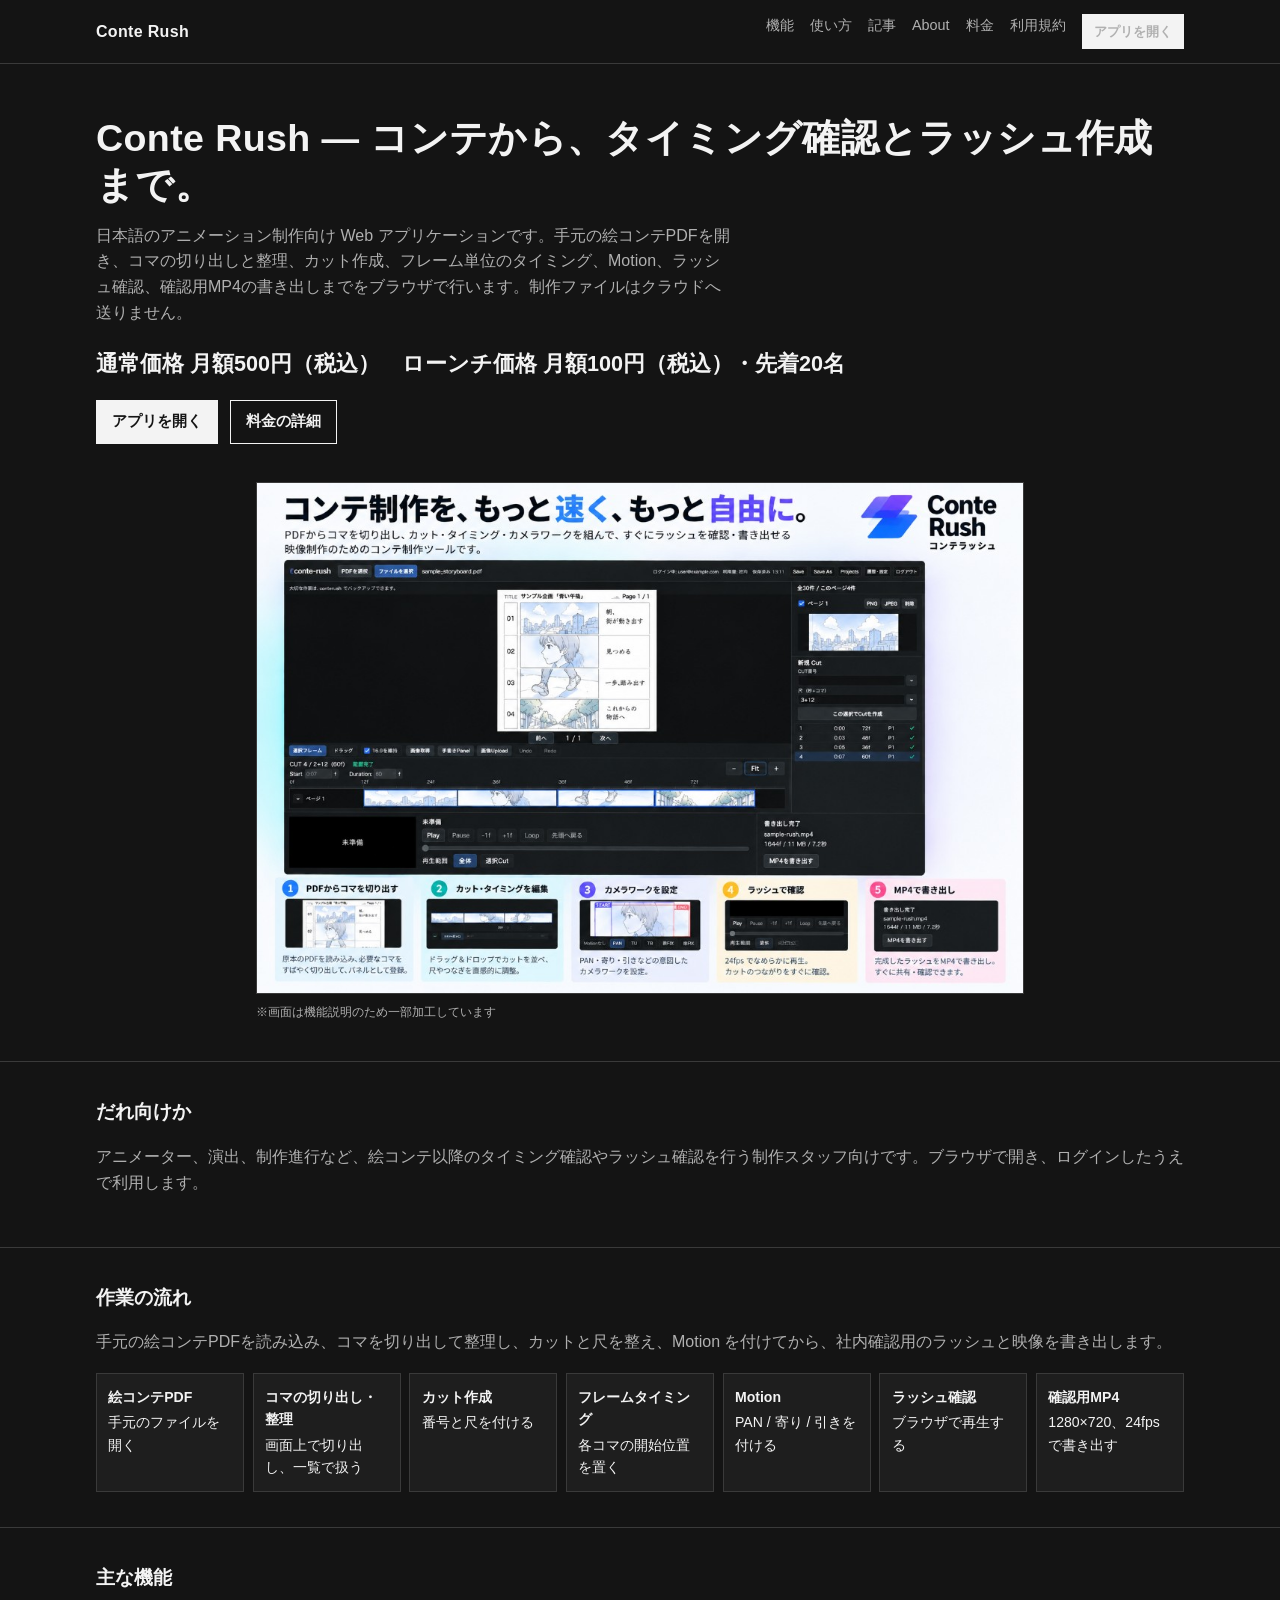
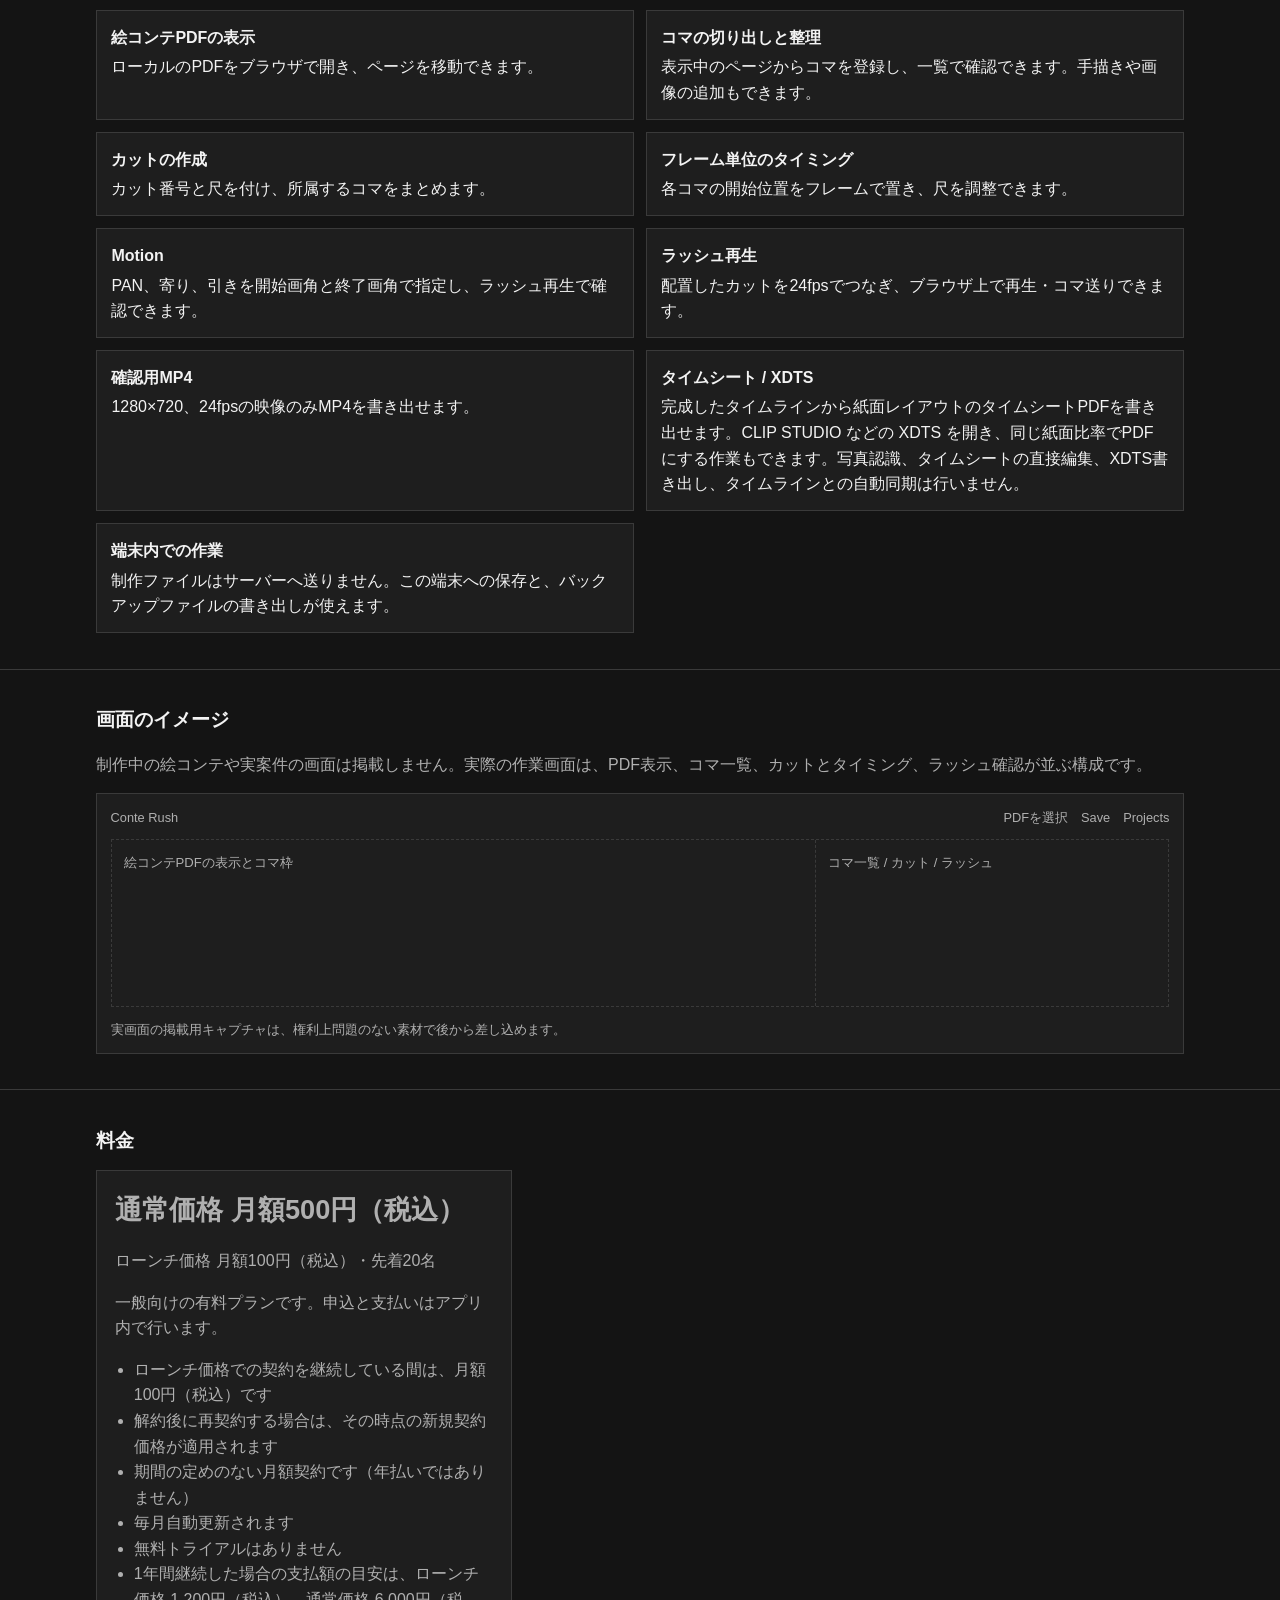
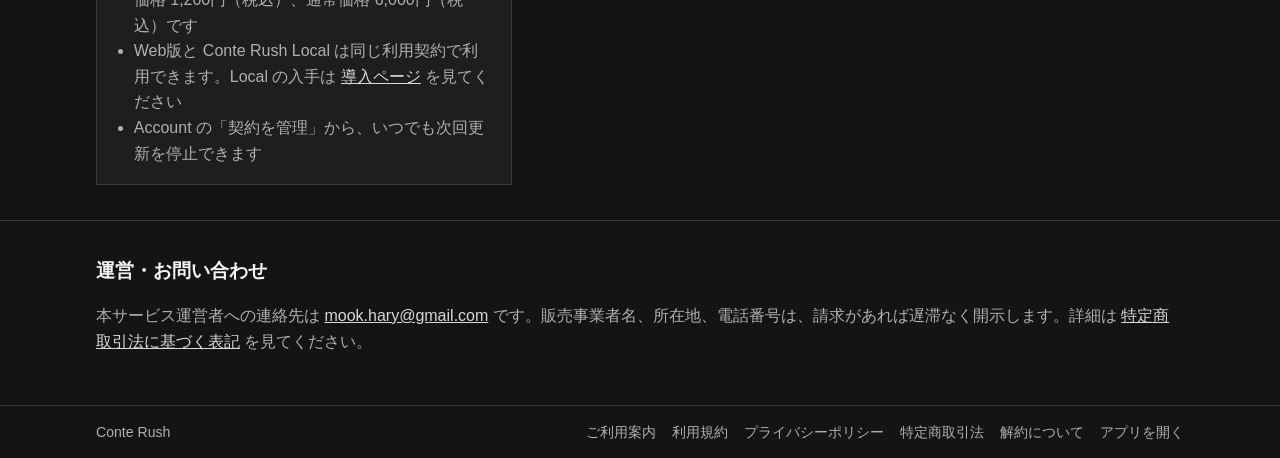
<file: index.html>
<!DOCTYPE html>
<html lang="ja">
  <head>
    <meta charset="UTF-8" />
    <meta name="viewport" content="width=device-width, initial-scale=1.0" />
    <title>Conte Rush — コンテから、タイミング確認とラッシュ作成まで。</title>
    <meta
      name="description"
      content="Conte Rush は、絵コンテPDFからコマとカットの整理、タイミング確認、ラッシュ作成までをブラウザで行うアニメーション制作支援ツールです。通常価格 月額500円（税込）。ローンチ価格 月額100円（税込）・先着20名。"
    />
    <link rel="canonical" href="https://mook-hary.github.io/conte-rush-site/" />
    <meta property="og:type" content="website" />
    <meta property="og:title" content="Conte Rush — コンテから、タイミング確認とラッシュ作成まで。" />
    <meta
      property="og:description"
      content="Conte Rush は、絵コンテPDFからコマとカットの整理、タイミング確認、ラッシュ作成までをブラウザで行うアニメーション制作支援ツールです。通常価格 月額500円（税込）。ローンチ価格 月額100円（税込）・先着20名。"
    />
    <meta property="og:url" content="https://mook-hary.github.io/conte-rush-site/" />
    <meta
      property="og:image"
      content="https://mook-hary.github.io/conte-rush-site/images/conte-rush-product.jpg"
    />
    <meta name="twitter:card" content="summary_large_image" />
    <meta name="twitter:title" content="Conte Rush — コンテから、タイミング確認とラッシュ作成まで。" />
    <meta
      name="twitter:description"
      content="Conte Rush は、絵コンテPDFからコマとカットの整理、タイミング確認、ラッシュ作成までをブラウザで行うアニメーション制作支援ツールです。通常価格 月額500円（税込）。ローンチ価格 月額100円（税込）・先着20名。"
    />
    <meta
      name="twitter:image"
      content="https://mook-hary.github.io/conte-rush-site/images/conte-rush-product.jpg"
    />
    <link rel="stylesheet" href="css/site.css" />
    <script type="application/ld+json">
      {
        "@context": "https://schema.org",
        "@type": "SoftwareApplication",
        "name": "Conte Rush",
        "applicationCategory": "MultimediaApplication",
        "operatingSystem": "Web browser, macOS",
        "url": "https://mook-hary.github.io/conte-rush-site/",
        "description": "絵コンテPDFからコマとカットの整理、タイミング確認、ラッシュ作成までをブラウザで行うアニメーション制作支援ツール。"
      }
    </script>
  </head>
  <body>
    <header class="site-header">
      <div class="wrap">
        <a class="brand" href="./index.html">Conte Rush</a>
        <nav class="nav" aria-label="サイト">
          <a href="features/">機能</a>
          <a href="guide/">使い方</a>
          <a href="articles/">記事</a>
          <a href="about/">About</a>
          <a href="#pricing">料金</a>
          <a href="legal/terms.html">利用規約</a>
          <a class="button button-compact" href="https://mook-hary.github.io/conte-rush/">アプリを開く</a>
        </nav>
      </div>
    </header>

    <main>
      <section class="hero">
        <div class="wrap">
          <h1>Conte Rush — コンテから、タイミング確認とラッシュ作成まで。</h1>
          <p class="hero-copy">
            日本語のアニメーション制作向け Web アプリケーションです。手元の絵コンテPDFを開き、コマの切り出しと整理、カット作成、フレーム単位のタイミング、Motion、ラッシュ確認、確認用MP4の書き出しまでをブラウザで行います。制作ファイルはクラウドへ送りません。
          </p>
          <p class="hero-price">通常価格 月額500円（税込）　ローンチ価格 月額100円（税込）・先着20名</p>
          <div class="hero-actions">
            <a class="button" href="https://mook-hary.github.io/conte-rush/">アプリを開く</a>
            <a class="button button-ghost" href="#pricing">料金の詳細</a>
          </div>
        </div>
      </section>

      <section class="product-visual" aria-label="製品紹介">
        <div class="wrap">
          <figure class="product-figure">
            <img
              src="images/conte-rush-product.jpg"
              alt="Conte Rush の製品紹介。絵コンテPDFからカット、タイミング、ラッシュ、MP4までの流れを示しています。"
              width="1024"
              height="682"
            />
            <figcaption class="product-note">※画面は機能説明のため一部加工しています</figcaption>
          </figure>
        </div>
      </section>

      <section class="section" id="about">
        <div class="wrap">
          <h2>だれ向けか</h2>
          <p>
            アニメーター、演出、制作進行など、絵コンテ以降のタイミング確認やラッシュ確認を行う制作スタッフ向けです。ブラウザで開き、ログインしたうえで利用します。
          </p>
        </div>
      </section>

      <section class="section" id="workflow">
        <div class="wrap">
          <h2>作業の流れ</h2>
          <p>
            手元の絵コンテPDFを読み込み、コマを切り出して整理し、カットと尺を整え、Motion を付けてから、社内確認用のラッシュと映像を書き出します。
          </p>
          <ol class="flow">
            <li><strong>絵コンテPDF</strong>手元のファイルを開く</li>
            <li><strong>コマの切り出し・整理</strong>画面上で切り出し、一覧で扱う</li>
            <li><strong>カット作成</strong>番号と尺を付ける</li>
            <li><strong>フレームタイミング</strong>各コマの開始位置を置く</li>
            <li><strong>Motion</strong>PAN / 寄り / 引きを付ける</li>
            <li><strong>ラッシュ確認</strong>ブラウザで再生する</li>
            <li><strong>確認用MP4</strong>1280×720、24fps で書き出す</li>
          </ol>
        </div>
      </section>

      <section class="section" id="features">
        <div class="wrap">
          <h2>主な機能</h2>
          <ul class="features">
            <li>
              <strong>絵コンテPDFの表示</strong>
              ローカルのPDFをブラウザで開き、ページを移動できます。
            </li>
            <li>
              <strong>コマの切り出しと整理</strong>
              表示中のページからコマを登録し、一覧で確認できます。手描きや画像の追加もできます。
            </li>
            <li>
              <strong>カットの作成</strong>
              カット番号と尺を付け、所属するコマをまとめます。
            </li>
            <li>
              <strong>フレーム単位のタイミング</strong>
              各コマの開始位置をフレームで置き、尺を調整できます。
            </li>
            <li>
              <strong>Motion</strong>
              PAN、寄り、引きを開始画角と終了画角で指定し、ラッシュ再生で確認できます。
            </li>
            <li>
              <strong>ラッシュ再生</strong>
              配置したカットを24fpsでつなぎ、ブラウザ上で再生・コマ送りできます。
            </li>
            <li>
              <strong>確認用MP4</strong>
              1280×720、24fpsの映像のみMP4を書き出せます。
            </li>
            <li>
              <strong>タイムシート / XDTS</strong>
              完成したタイムラインから紙面レイアウトのタイムシートPDFを書き出せます。CLIP STUDIO などの XDTS を開き、同じ紙面比率でPDFにする作業もできます。写真認識、タイムシートの直接編集、XDTS書き出し、タイムラインとの自動同期は行いません。
            </li>
            <li>
              <strong>端末内での作業</strong>
              制作ファイルはサーバーへ送りません。この端末への保存と、バックアップファイルの書き出しが使えます。
            </li>
          </ul>
        </div>
      </section>

      <section class="section" id="preview">
        <div class="wrap">
          <h2>画面のイメージ</h2>
          <p>
            制作中の絵コンテや実案件の画面は掲載しません。実際の作業画面は、PDF表示、コマ一覧、カットとタイミング、ラッシュ確認が並ぶ構成です。
          </p>
          <div class="preview" role="img" aria-label="Conte Rush 作業画面の構成イメージ">
            <div class="preview-bar">
              <span>Conte Rush</span>
              <span>PDFを選択　Save　Projects</span>
            </div>
            <div class="preview-body">
              <div class="preview-page">絵コンテPDFの表示とコマ枠</div>
              <div class="preview-side">コマ一覧 / カット / ラッシュ</div>
            </div>
            <p class="preview-note">実画面の掲載用キャプチャは、権利上問題のない素材で後から差し込めます。</p>
          </div>
        </div>
      </section>

      <section class="section" id="pricing">
        <div class="wrap">
          <h2>料金</h2>
          <div class="price-card">
            <p class="amount">通常価格 月額500円（税込）</p>
            <p>ローンチ価格 月額100円（税込）・先着20名</p>
            <p>一般向けの有料プランです。申込と支払いはアプリ内で行います。</p>
            <ul>
              <li>ローンチ価格での契約を継続している間は、月額100円（税込）です</li>
              <li>解約後に再契約する場合は、その時点の新規契約価格が適用されます</li>
              <li>期間の定めのない月額契約です（年払いではありません）</li>
              <li>毎月自動更新されます</li>
              <li>無料トライアルはありません</li>
              <li>1年間継続した場合の支払額の目安は、ローンチ価格 1,200円（税込）、通常価格 6,000円（税込）です</li>
              <li>Web版と Conte Rush Local は同じ利用契約で利用できます。Local の入手は <a href="https://mook-hary.github.io/conte-rush/download/">導入ページ</a> を見てください</li>
              <li>Account の「契約を管理」から、いつでも次回更新を停止できます</li>
            </ul>
          </div>
        </div>
      </section>

      <section class="section" id="contact">
        <div class="wrap">
          <h2>運営・お問い合わせ</h2>
          <p>
            本サービス運営者への連絡先は
            <a href="mailto:mook.hary@gmail.com">mook.hary@gmail.com</a>
            です。販売事業者名、所在地、電話番号は、請求があれば遅滞なく開示します。詳細は
            <a href="legal/tokusho.html">特定商取引法に基づく表記</a>
            を見てください。
          </p>
        </div>
      </section>
    </main>

    <footer class="site-footer">
      <div class="wrap">
        <p>Conte Rush</p>
        <nav class="nav" aria-label="法務">
          <a href="legal/index.html">ご利用案内</a>
          <a href="legal/terms.html">利用規約</a>
          <a href="legal/privacy.html">プライバシーポリシー</a>
          <a href="legal/tokusho.html">特定商取引法</a>
          <a href="legal/cancel.html">解約について</a>
          <a href="https://mook-hary.github.io/conte-rush/">アプリを開く</a>
        </nav>
      </div>
    </footer>
  </body>
</html>
</file>
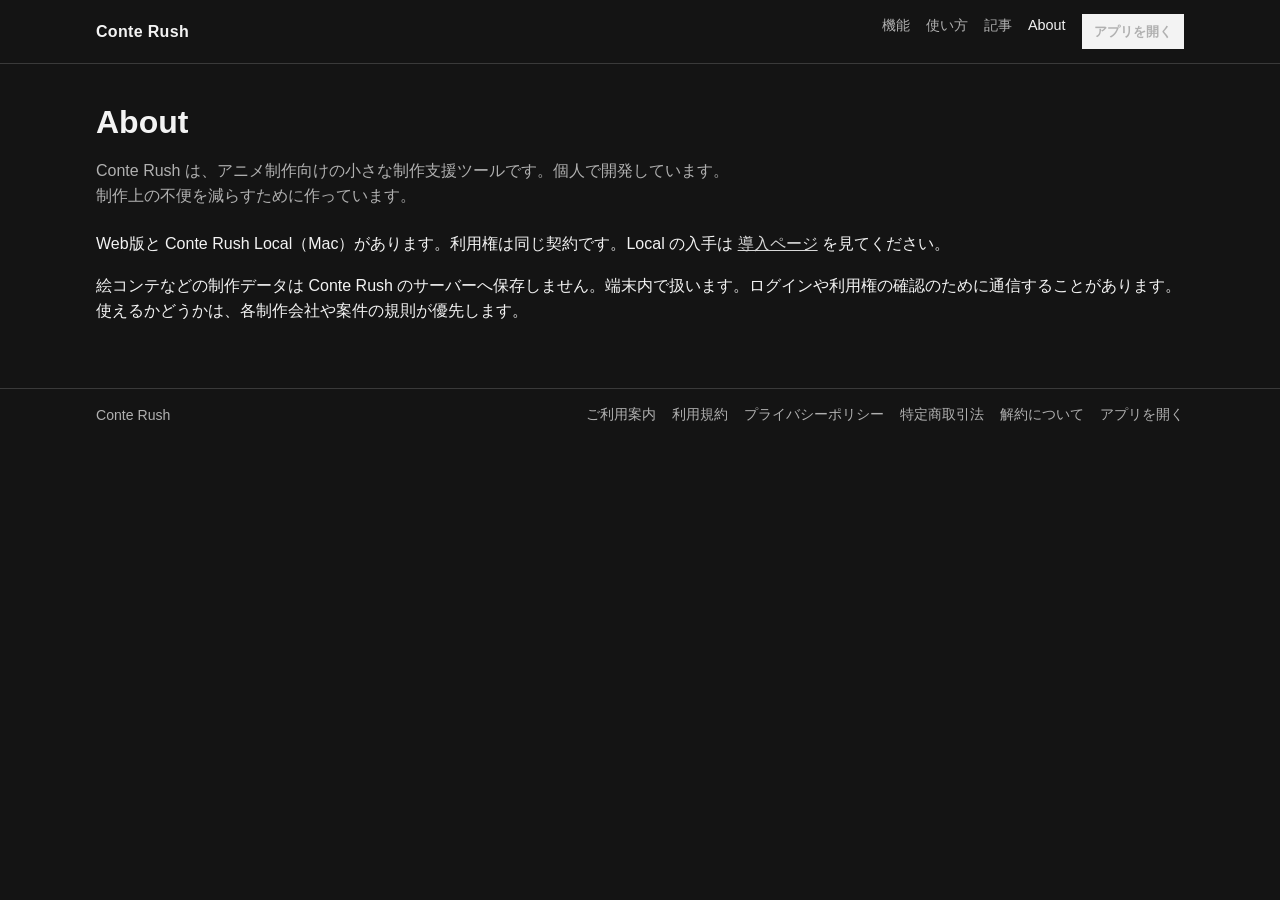
<file: about/index.html>
<!DOCTYPE html>
<html lang="ja">
  <head>
    <meta charset="UTF-8" />
    <meta name="viewport" content="width=device-width, initial-scale=1.0" />
    <title>About — Conte Rush</title>
    <meta
      name="description"
      content="Conte Rushは、アニメ制作向けの小さな制作支援ツールです。Web版とLocal版があります。制作データはConte Rushのサーバーへ保存しません。"
    />
    <link rel="canonical" href="https://mook-hary.github.io/conte-rush-site/about/" />
    <meta property="og:type" content="website" />
    <meta property="og:title" content="About — Conte Rush" />
    <meta
      property="og:description"
      content="Conte Rushは、アニメ制作向けの小さな制作支援ツールです。Web版とLocal版があります。制作データはConte Rushのサーバーへ保存しません。"
    />
    <meta property="og:url" content="https://mook-hary.github.io/conte-rush-site/about/" />
    <meta
      property="og:image"
      content="https://mook-hary.github.io/conte-rush-site/images/conte-rush-product.jpg"
    />
    <meta name="twitter:card" content="summary_large_image" />
    <meta name="twitter:title" content="About — Conte Rush" />
    <meta
      name="twitter:description"
      content="Conte Rushは、アニメ制作向けの小さな制作支援ツールです。Web版とLocal版があります。制作データはConte Rushのサーバーへ保存しません。"
    />
    <meta
      name="twitter:image"
      content="https://mook-hary.github.io/conte-rush-site/images/conte-rush-product.jpg"
    />
    <link rel="stylesheet" href="../css/site.css" />
    <script type="application/ld+json">
      {
        "@context": "https://schema.org",
        "@type": "BreadcrumbList",
        "itemListElement": [
          {
            "@type": "ListItem",
            "position": 1,
            "name": "Conte Rush",
            "item": "https://mook-hary.github.io/conte-rush-site/"
          },
          {
            "@type": "ListItem",
            "position": 2,
            "name": "About",
            "item": "https://mook-hary.github.io/conte-rush-site/about/"
          }
        ]
      }
    </script>
  </head>
  <body>
    <header class="site-header">
      <div class="wrap">
        <a class="brand" href="../index.html">Conte Rush</a>
        <nav class="nav" aria-label="サイト">
          <a href="../features/">機能</a>
          <a href="../guide/">使い方</a>
          <a href="../articles/">記事</a>
          <a href="./" aria-current="page">About</a>
          <a class="button button-compact" href="https://mook-hary.github.io/conte-rush/">アプリを開く</a>
        </nav>
      </div>
    </header>
    <main class="page-main">
      <div class="wrap">
        <h1>About</h1>
        <p class="lede">
          Conte Rush は、アニメ制作向けの小さな制作支援ツールです。個人で開発しています。制作上の不便を減らすために作っています。
        </p>
        <p>
          Web版と Conte Rush Local（Mac）があります。利用権は同じ契約です。Local の入手は
          <a href="https://mook-hary.github.io/conte-rush/download/">導入ページ</a>
          を見てください。
        </p>
        <p>
          絵コンテなどの制作データは Conte Rush のサーバーへ保存しません。端末内で扱います。ログインや利用権の確認のために通信することがあります。使えるかどうかは、各制作会社や案件の規則が優先します。
        </p>
      </div>
    </main>
    <footer class="site-footer">
      <div class="wrap">
        <p>Conte Rush</p>
        <nav class="nav" aria-label="法務">
          <a href="../legal/index.html">ご利用案内</a>
          <a href="../legal/terms.html">利用規約</a>
          <a href="../legal/privacy.html">プライバシーポリシー</a>
          <a href="../legal/tokusho.html">特定商取引法</a>
          <a href="../legal/cancel.html">解約について</a>
          <a href="https://mook-hary.github.io/conte-rush/">アプリを開く</a>
        </nav>
      </div>
    </footer>
  </body>
</html>
</file>
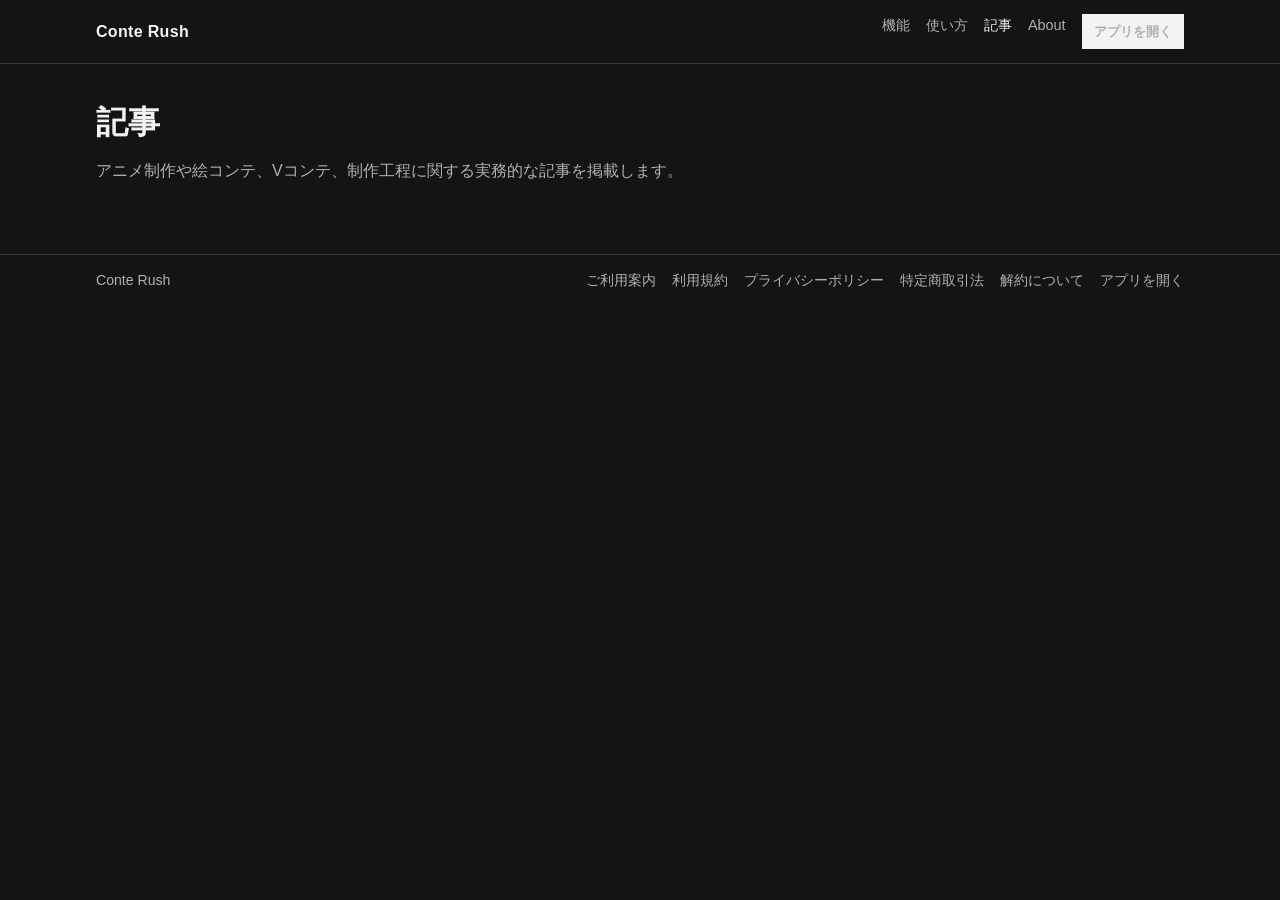
<file: articles/index.html>
<!DOCTYPE html>
<html lang="ja">
  <head>
    <meta charset="UTF-8" />
    <meta name="viewport" content="width=device-width, initial-scale=1.0" />
    <title>記事 — Conte Rush</title>
    <meta
      name="description"
      content="アニメ制作や絵コンテ、Vコンテ、制作工程に関する実務的な記事を掲載します。"
    />
    <link rel="canonical" href="https://mook-hary.github.io/conte-rush-site/articles/" />
    <meta property="og:type" content="website" />
    <meta property="og:title" content="記事 — Conte Rush" />
    <meta
      property="og:description"
      content="アニメ制作や絵コンテ、Vコンテ、制作工程に関する実務的な記事を掲載します。"
    />
    <meta property="og:url" content="https://mook-hary.github.io/conte-rush-site/articles/" />
    <meta
      property="og:image"
      content="https://mook-hary.github.io/conte-rush-site/images/conte-rush-product.jpg"
    />
    <meta name="twitter:card" content="summary_large_image" />
    <meta name="twitter:title" content="記事 — Conte Rush" />
    <meta
      name="twitter:description"
      content="アニメ制作や絵コンテ、Vコンテ、制作工程に関する実務的な記事を掲載します。"
    />
    <meta
      name="twitter:image"
      content="https://mook-hary.github.io/conte-rush-site/images/conte-rush-product.jpg"
    />
    <link rel="stylesheet" href="../css/site.css" />
    <script type="application/ld+json">
      {
        "@context": "https://schema.org",
        "@type": "BreadcrumbList",
        "itemListElement": [
          {
            "@type": "ListItem",
            "position": 1,
            "name": "Conte Rush",
            "item": "https://mook-hary.github.io/conte-rush-site/"
          },
          {
            "@type": "ListItem",
            "position": 2,
            "name": "記事",
            "item": "https://mook-hary.github.io/conte-rush-site/articles/"
          }
        ]
      }
    </script>
  </head>
  <body>
    <header class="site-header">
      <div class="wrap">
        <a class="brand" href="../index.html">Conte Rush</a>
        <nav class="nav" aria-label="サイト">
          <a href="../features/">機能</a>
          <a href="../guide/">使い方</a>
          <a href="./" aria-current="page">記事</a>
          <a href="../about/">About</a>
          <a class="button button-compact" href="https://mook-hary.github.io/conte-rush/">アプリを開く</a>
        </nav>
      </div>
    </header>
    <main class="page-main">
      <div class="wrap">
        <h1>記事</h1>
        <p class="lede">
          アニメ制作や絵コンテ、Vコンテ、制作工程に関する実務的な記事を掲載します。
        </p>
      </div>
    </main>
    <footer class="site-footer">
      <div class="wrap">
        <p>Conte Rush</p>
        <nav class="nav" aria-label="法務">
          <a href="../legal/index.html">ご利用案内</a>
          <a href="../legal/terms.html">利用規約</a>
          <a href="../legal/privacy.html">プライバシーポリシー</a>
          <a href="../legal/tokusho.html">特定商取引法</a>
          <a href="../legal/cancel.html">解約について</a>
          <a href="https://mook-hary.github.io/conte-rush/">アプリを開く</a>
        </nav>
      </div>
    </footer>
  </body>
</html>
</file>
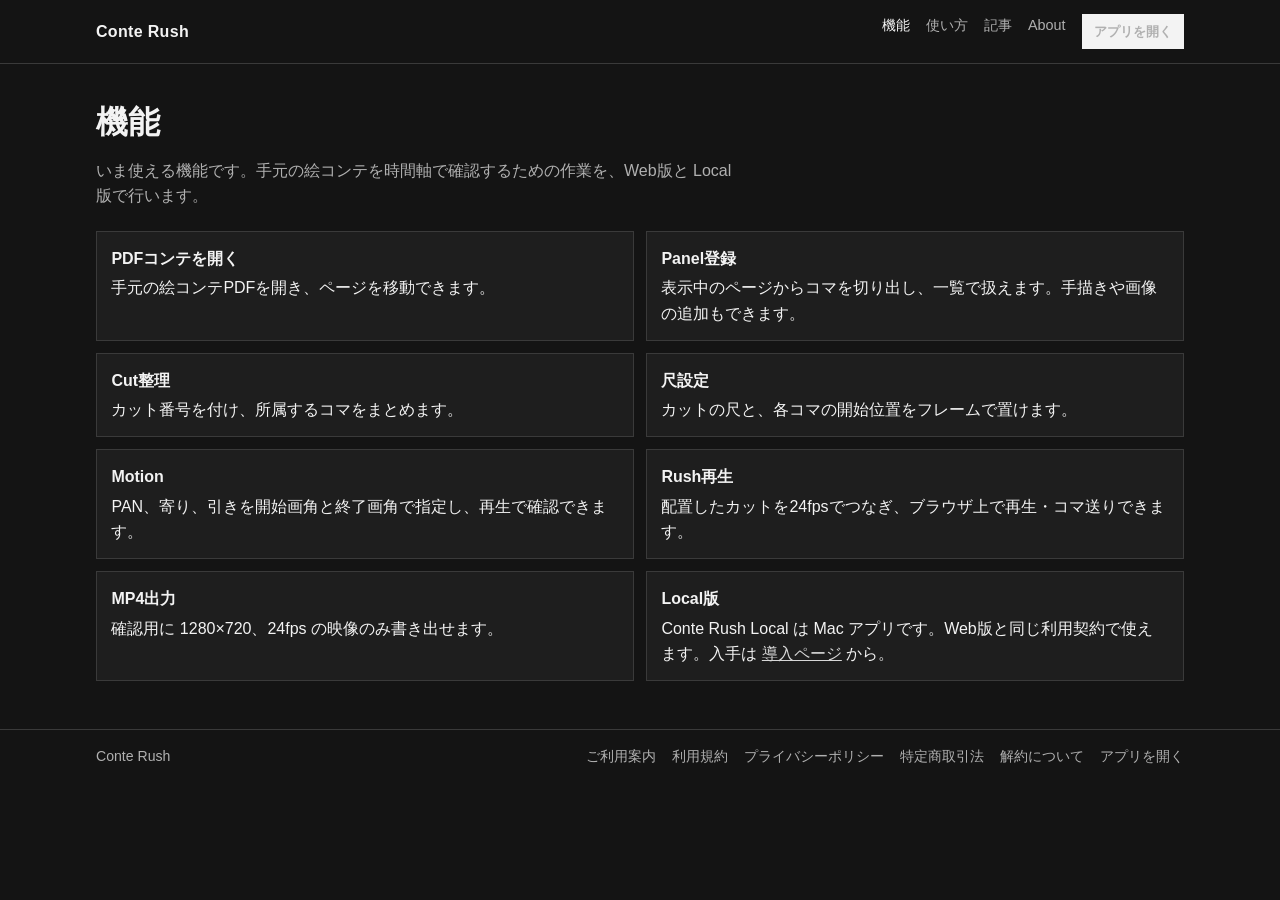
<file: features/index.html>
<!DOCTYPE html>
<html lang="ja">
  <head>
    <meta charset="UTF-8" />
    <meta name="viewport" content="width=device-width, initial-scale=1.0" />
    <title>機能 — Conte Rush</title>
    <meta
      name="description"
      content="Conte Rushで使える機能の一覧です。絵コンテPDFの表示、PanelとCutの整理、尺、Motion、ラッシュ再生、MP4出力、Local版。"
    />
    <link rel="canonical" href="https://mook-hary.github.io/conte-rush-site/features/" />
    <meta property="og:type" content="website" />
    <meta property="og:title" content="機能 — Conte Rush" />
    <meta
      property="og:description"
      content="Conte Rushで使える機能の一覧です。絵コンテPDFの表示、PanelとCutの整理、尺、Motion、ラッシュ再生、MP4出力、Local版。"
    />
    <meta property="og:url" content="https://mook-hary.github.io/conte-rush-site/features/" />
    <meta
      property="og:image"
      content="https://mook-hary.github.io/conte-rush-site/images/conte-rush-product.jpg"
    />
    <meta name="twitter:card" content="summary_large_image" />
    <meta name="twitter:title" content="機能 — Conte Rush" />
    <meta
      name="twitter:description"
      content="Conte Rushで使える機能の一覧です。絵コンテPDFの表示、PanelとCutの整理、尺、Motion、ラッシュ再生、MP4出力、Local版。"
    />
    <meta
      name="twitter:image"
      content="https://mook-hary.github.io/conte-rush-site/images/conte-rush-product.jpg"
    />
    <link rel="stylesheet" href="../css/site.css" />
    <script type="application/ld+json">
      {
        "@context": "https://schema.org",
        "@type": "BreadcrumbList",
        "itemListElement": [
          {
            "@type": "ListItem",
            "position": 1,
            "name": "Conte Rush",
            "item": "https://mook-hary.github.io/conte-rush-site/"
          },
          {
            "@type": "ListItem",
            "position": 2,
            "name": "機能",
            "item": "https://mook-hary.github.io/conte-rush-site/features/"
          }
        ]
      }
    </script>
  </head>
  <body>
    <header class="site-header">
      <div class="wrap">
        <a class="brand" href="../index.html">Conte Rush</a>
        <nav class="nav" aria-label="サイト">
          <a href="./" aria-current="page">機能</a>
          <a href="../guide/">使い方</a>
          <a href="../articles/">記事</a>
          <a href="../about/">About</a>
          <a class="button button-compact" href="https://mook-hary.github.io/conte-rush/">アプリを開く</a>
        </nav>
      </div>
    </header>
    <main class="page-main">
      <div class="wrap">
        <h1>機能</h1>
        <p class="lede">
          いま使える機能です。手元の絵コンテを時間軸で確認するための作業を、Web版と Local 版で行います。
        </p>
        <ul class="features">
          <li>
            <strong>PDFコンテを開く</strong>
            手元の絵コンテPDFを開き、ページを移動できます。
          </li>
          <li>
            <strong>Panel登録</strong>
            表示中のページからコマを切り出し、一覧で扱えます。手描きや画像の追加もできます。
          </li>
          <li>
            <strong>Cut整理</strong>
            カット番号を付け、所属するコマをまとめます。
          </li>
          <li>
            <strong>尺設定</strong>
            カットの尺と、各コマの開始位置をフレームで置けます。
          </li>
          <li>
            <strong>Motion</strong>
            PAN、寄り、引きを開始画角と終了画角で指定し、再生で確認できます。
          </li>
          <li>
            <strong>Rush再生</strong>
            配置したカットを24fpsでつなぎ、ブラウザ上で再生・コマ送りできます。
          </li>
          <li>
            <strong>MP4出力</strong>
            確認用に 1280×720、24fps の映像のみ書き出せます。
          </li>
          <li>
            <strong>Local版</strong>
            Conte Rush Local は Mac アプリです。Web版と同じ利用契約で使えます。入手は
            <a href="https://mook-hary.github.io/conte-rush/download/">導入ページ</a>
            から。
          </li>
        </ul>
      </div>
    </main>
    <footer class="site-footer">
      <div class="wrap">
        <p>Conte Rush</p>
        <nav class="nav" aria-label="法務">
          <a href="../legal/index.html">ご利用案内</a>
          <a href="../legal/terms.html">利用規約</a>
          <a href="../legal/privacy.html">プライバシーポリシー</a>
          <a href="../legal/tokusho.html">特定商取引法</a>
          <a href="../legal/cancel.html">解約について</a>
          <a href="https://mook-hary.github.io/conte-rush/">アプリを開く</a>
        </nav>
      </div>
    </footer>
  </body>
</html>
</file>
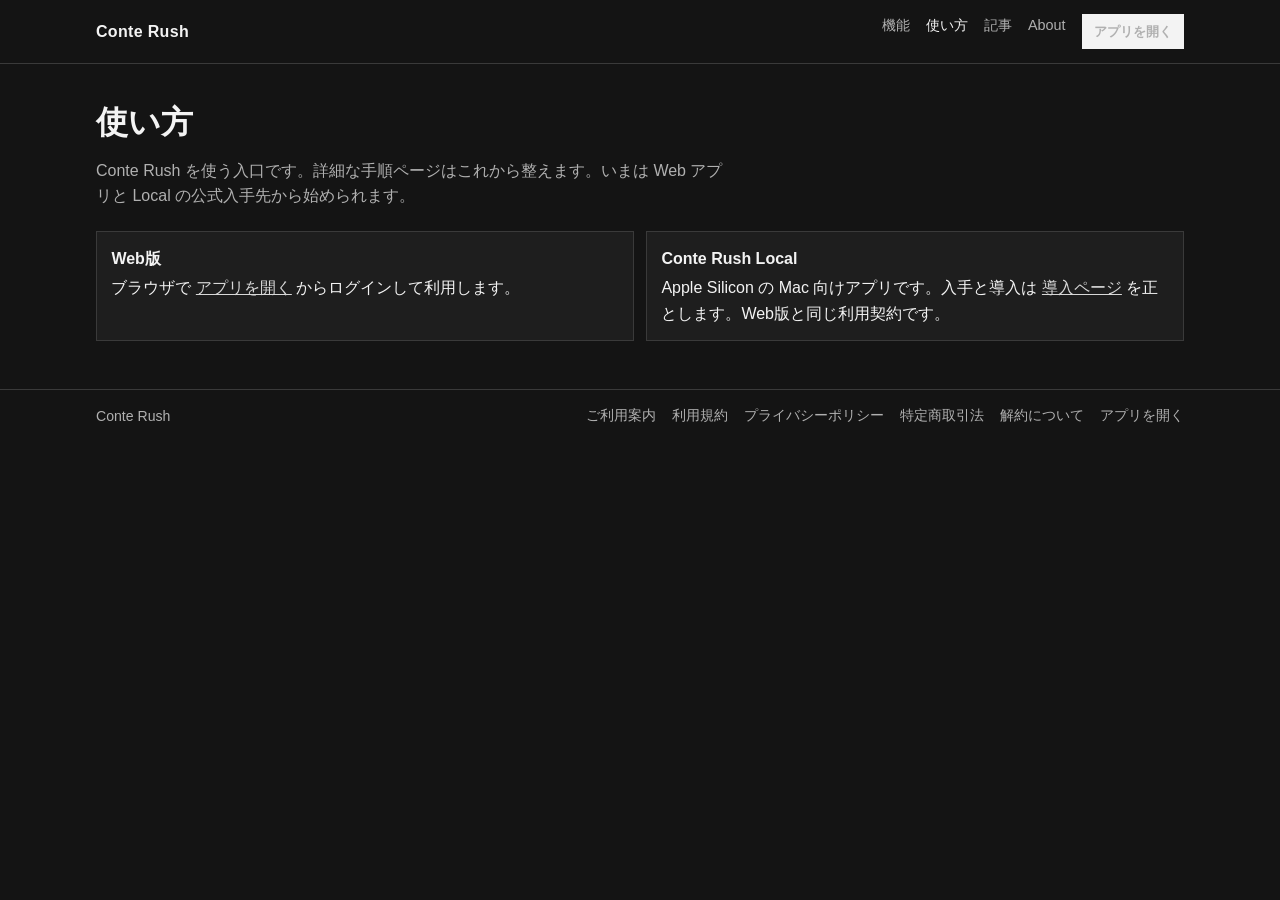
<file: guide/index.html>
<!DOCTYPE html>
<html lang="ja">
  <head>
    <meta charset="UTF-8" />
    <meta name="viewport" content="width=device-width, initial-scale=1.0" />
    <title>使い方 — Conte Rush</title>
    <meta
      name="description"
      content="Conte Rushの使い方入口です。Webアプリを開く方法と、Conte Rush Localの入手先を案内します。"
    />
    <link rel="canonical" href="https://mook-hary.github.io/conte-rush-site/guide/" />
    <meta property="og:type" content="website" />
    <meta property="og:title" content="使い方 — Conte Rush" />
    <meta
      property="og:description"
      content="Conte Rushの使い方入口です。Webアプリを開く方法と、Conte Rush Localの入手先を案内します。"
    />
    <meta property="og:url" content="https://mook-hary.github.io/conte-rush-site/guide/" />
    <meta
      property="og:image"
      content="https://mook-hary.github.io/conte-rush-site/images/conte-rush-product.jpg"
    />
    <meta name="twitter:card" content="summary_large_image" />
    <meta name="twitter:title" content="使い方 — Conte Rush" />
    <meta
      name="twitter:description"
      content="Conte Rushの使い方入口です。Webアプリを開く方法と、Conte Rush Localの入手先を案内します。"
    />
    <meta
      name="twitter:image"
      content="https://mook-hary.github.io/conte-rush-site/images/conte-rush-product.jpg"
    />
    <link rel="stylesheet" href="../css/site.css" />
    <script type="application/ld+json">
      {
        "@context": "https://schema.org",
        "@type": "BreadcrumbList",
        "itemListElement": [
          {
            "@type": "ListItem",
            "position": 1,
            "name": "Conte Rush",
            "item": "https://mook-hary.github.io/conte-rush-site/"
          },
          {
            "@type": "ListItem",
            "position": 2,
            "name": "使い方",
            "item": "https://mook-hary.github.io/conte-rush-site/guide/"
          }
        ]
      }
    </script>
  </head>
  <body>
    <header class="site-header">
      <div class="wrap">
        <a class="brand" href="../index.html">Conte Rush</a>
        <nav class="nav" aria-label="サイト">
          <a href="../features/">機能</a>
          <a href="./" aria-current="page">使い方</a>
          <a href="../articles/">記事</a>
          <a href="../about/">About</a>
          <a class="button button-compact" href="https://mook-hary.github.io/conte-rush/">アプリを開く</a>
        </nav>
      </div>
    </header>
    <main class="page-main">
      <div class="wrap">
        <h1>使い方</h1>
        <p class="lede">
          Conte Rush を使う入口です。詳細な手順ページはこれから整えます。いまは Web アプリと Local の公式入手先から始められます。
        </p>
        <ul class="features">
          <li>
            <strong>Web版</strong>
            ブラウザで
            <a href="https://mook-hary.github.io/conte-rush/">アプリを開く</a>
            からログインして利用します。
          </li>
          <li>
            <strong>Conte Rush Local</strong>
            Apple Silicon の Mac 向けアプリです。入手と導入は
            <a href="https://mook-hary.github.io/conte-rush/download/">導入ページ</a>
            を正とします。Web版と同じ利用契約です。
          </li>
        </ul>
      </div>
    </main>
    <footer class="site-footer">
      <div class="wrap">
        <p>Conte Rush</p>
        <nav class="nav" aria-label="法務">
          <a href="../legal/index.html">ご利用案内</a>
          <a href="../legal/terms.html">利用規約</a>
          <a href="../legal/privacy.html">プライバシーポリシー</a>
          <a href="../legal/tokusho.html">特定商取引法</a>
          <a href="../legal/cancel.html">解約について</a>
          <a href="https://mook-hary.github.io/conte-rush/">アプリを開く</a>
        </nav>
      </div>
    </footer>
  </body>
</html>
</file>
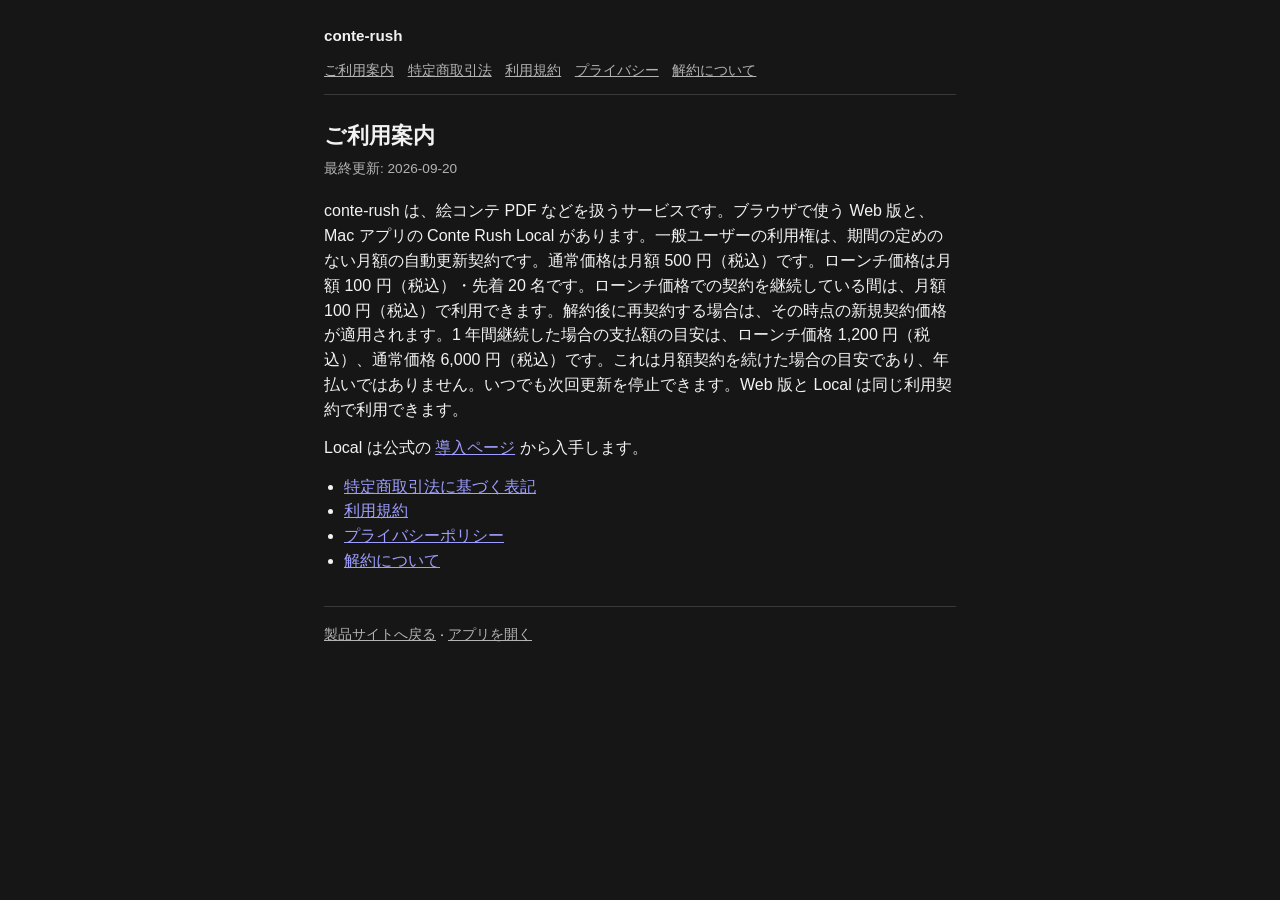
<file: legal/index.html>
<!DOCTYPE html>
<html lang="ja">
  <head>
    <meta charset="UTF-8" />
    <meta name="viewport" content="width=device-width, initial-scale=1.0" />
    <title>ご利用案内 — conte-rush</title>
    <link rel="canonical" href="https://mook-hary.github.io/conte-rush-site/legal/" />
    <link rel="stylesheet" href="../css/legal.css" />
  </head>
  <body class="legal-page">
    <p class="legal-brand">conte-rush</p>
    <nav class="legal-nav" aria-label="法務文書">
      <a href="./index.html">ご利用案内</a>
      <a href="./tokusho.html">特定商取引法</a>
      <a href="./terms.html">利用規約</a>
      <a href="./privacy.html">プライバシー</a>
      <a href="./cancel.html">解約について</a>
    </nav>
    <h1>ご利用案内</h1>
    <p class="legal-updated">最終更新: 2026-09-20</p>
    <p>
      conte-rush は、絵コンテ PDF などを扱うサービスです。ブラウザで使う Web 版と、Mac アプリの Conte Rush Local
      があります。一般ユーザーの利用権は、期間の定めのない月額の自動更新契約です。通常価格は月額 500 円（税込）です。ローンチ価格は月額 100 円（税込）・先着 20 名です。ローンチ価格での契約を継続している間は、月額 100 円（税込）で利用できます。解約後に再契約する場合は、その時点の新規契約価格が適用されます。1 年間継続した場合の支払額の目安は、ローンチ価格 1,200 円（税込）、通常価格 6,000 円（税込）です。これは月額契約を続けた場合の目安であり、年払いではありません。いつでも次回更新を停止できます。Web 版と Local は同じ利用契約で利用できます。
    </p>
    <p>
      Local は公式の
      <a href="https://mook-hary.github.io/conte-rush/download/">導入ページ</a>
      から入手します。
    </p>
    <ul>
      <li><a href="./tokusho.html">特定商取引法に基づく表記</a></li>
      <li><a href="./terms.html">利用規約</a></li>
      <li><a href="./privacy.html">プライバシーポリシー</a></li>
      <li><a href="./cancel.html">解約について</a></li>
    </ul>
    <p class="legal-back">
      <a href="../index.html">製品サイトへ戻る</a>
      ·
      <a href="https://mook-hary.github.io/conte-rush/">アプリを開く</a>
    </p>
  </body>
</html>
</file>
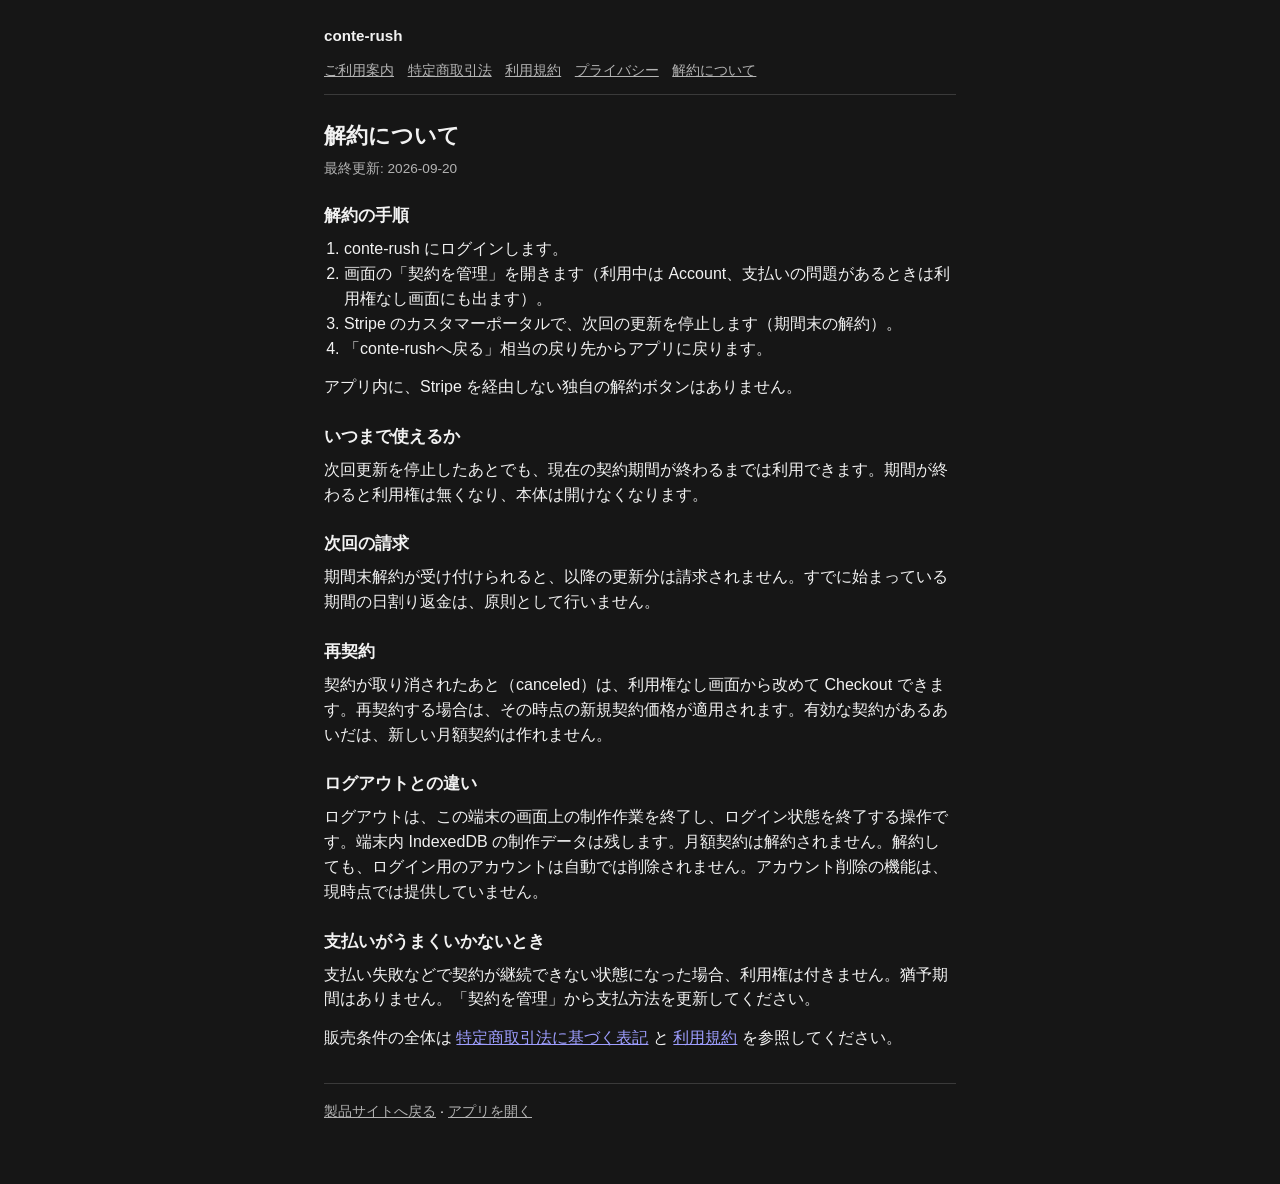
<file: legal/cancel.html>
<!DOCTYPE html>
<html lang="ja">
  <head>
    <meta charset="UTF-8" />
    <meta name="viewport" content="width=device-width, initial-scale=1.0" />
    <title>解約について — conte-rush</title>
    <link rel="canonical" href="https://mook-hary.github.io/conte-rush-site/legal/cancel.html" />
    <link rel="stylesheet" href="../css/legal.css" />
  </head>
  <body class="legal-page">
    <p class="legal-brand">conte-rush</p>
    <nav class="legal-nav" aria-label="法務文書">
      <a href="./index.html">ご利用案内</a>
      <a href="./tokusho.html">特定商取引法</a>
      <a href="./terms.html">利用規約</a>
      <a href="./privacy.html">プライバシー</a>
      <a href="./cancel.html">解約について</a>
    </nav>
    <h1>解約について</h1>
    <p class="legal-updated">最終更新: 2026-09-20</p>

    <h2>解約の手順</h2>
    <ol>
      <li>conte-rush にログインします。</li>
      <li>画面の「契約を管理」を開きます（利用中は Account、支払いの問題があるときは利用権なし画面にも出ます）。</li>
      <li>Stripe のカスタマーポータルで、次回の更新を停止します（期間末の解約）。</li>
      <li>「conte-rushへ戻る」相当の戻り先からアプリに戻ります。</li>
    </ol>
    <p>アプリ内に、Stripe を経由しない独自の解約ボタンはありません。</p>

    <h2>いつまで使えるか</h2>
    <p>
      次回更新を停止したあとでも、現在の契約期間が終わるまでは利用できます。期間が終わると利用権は無くなり、本体は開けなくなります。
    </p>

    <h2>次回の請求</h2>
    <p>
      期間末解約が受け付けられると、以降の更新分は請求されません。すでに始まっている期間の日割り返金は、原則として行いません。
    </p>

    <h2>再契約</h2>
    <p>
      契約が取り消されたあと（canceled）は、利用権なし画面から改めて Checkout できます。再契約する場合は、その時点の新規契約価格が適用されます。有効な契約があるあいだは、新しい月額契約は作れません。
    </p>

    <h2>ログアウトとの違い</h2>
    <p>
      ログアウトは、この端末の画面上の制作作業を終了し、ログイン状態を終了する操作です。端末内 IndexedDB の制作データは残します。月額契約は解約されません。解約しても、ログイン用のアカウントは自動では削除されません。アカウント削除の機能は、現時点では提供していません。
    </p>

    <h2>支払いがうまくいかないとき</h2>
    <p>
      支払い失敗などで契約が継続できない状態になった場合、利用権は付きません。猶予期間はありません。「契約を管理」から支払方法を更新してください。
    </p>

    <p>
      販売条件の全体は <a href="./tokusho.html">特定商取引法に基づく表記</a> と
      <a href="./terms.html">利用規約</a> を参照してください。
    </p>

    <p class="legal-back">
      <a href="../index.html">製品サイトへ戻る</a>
      ·
      <a href="https://mook-hary.github.io/conte-rush/">アプリを開く</a>
    </p>
  </body>
</html>
</file>
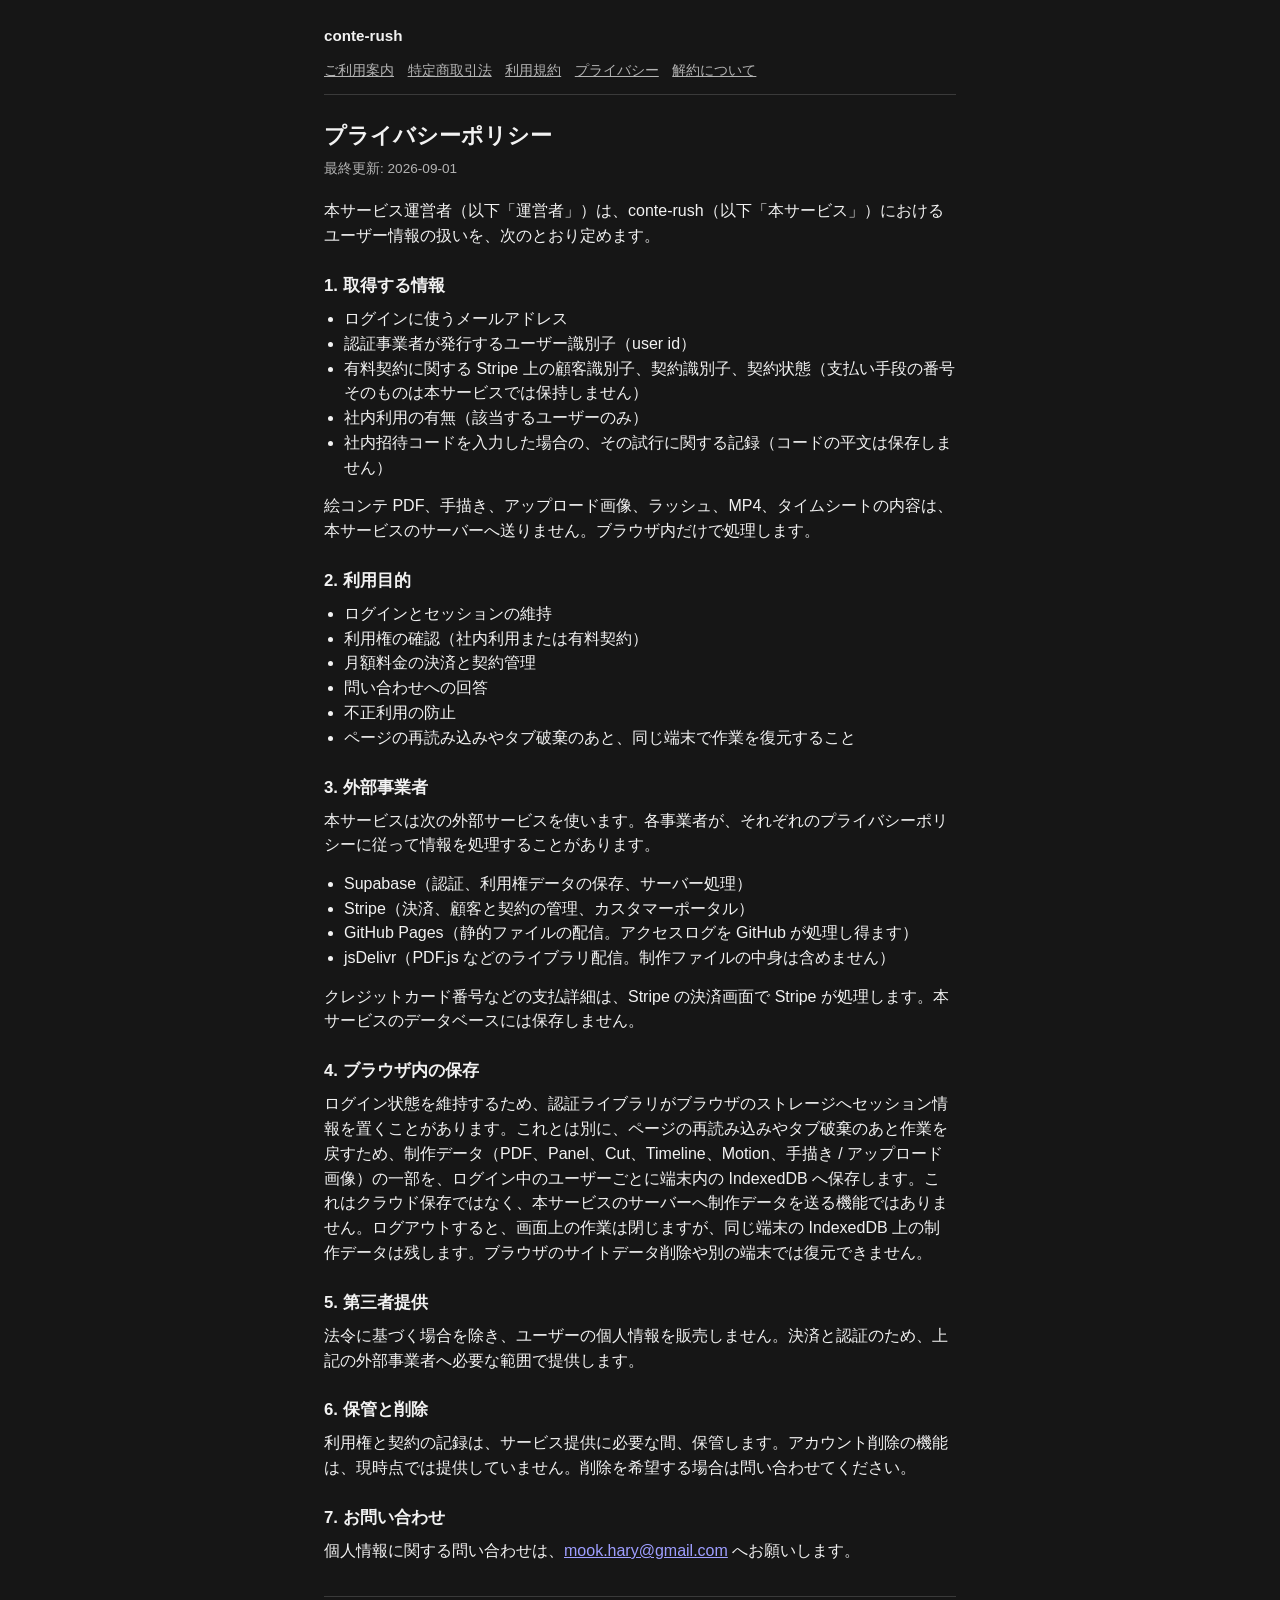
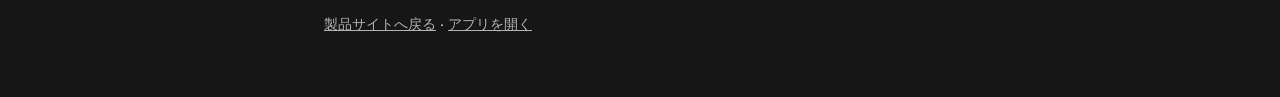
<file: legal/privacy.html>
<!DOCTYPE html>
<html lang="ja">
  <head>
    <meta charset="UTF-8" />
    <meta name="viewport" content="width=device-width, initial-scale=1.0" />
    <title>プライバシーポリシー — conte-rush</title>
    <link rel="canonical" href="https://mook-hary.github.io/conte-rush-site/legal/privacy.html" />
    <link rel="stylesheet" href="../css/legal.css" />
  </head>
  <body class="legal-page">
    <p class="legal-brand">conte-rush</p>
    <nav class="legal-nav" aria-label="法務文書">
      <a href="./index.html">ご利用案内</a>
      <a href="./tokusho.html">特定商取引法</a>
      <a href="./terms.html">利用規約</a>
      <a href="./privacy.html">プライバシー</a>
      <a href="./cancel.html">解約について</a>
    </nav>
    <h1>プライバシーポリシー</h1>
    <p class="legal-updated">最終更新: 2026-09-01</p>
    <p>
      本サービス運営者（以下「運営者」）は、conte-rush（以下「本サービス」）におけるユーザー情報の扱いを、次のとおり定めます。
    </p>

    <h2>1. 取得する情報</h2>
    <ul>
      <li>ログインに使うメールアドレス</li>
      <li>認証事業者が発行するユーザー識別子（user id）</li>
      <li>有料契約に関する Stripe 上の顧客識別子、契約識別子、契約状態（支払い手段の番号そのものは本サービスでは保持しません）</li>
      <li>社内利用の有無（該当するユーザーのみ）</li>
      <li>社内招待コードを入力した場合の、その試行に関する記録（コードの平文は保存しません）</li>
    </ul>
    <p>
      絵コンテ PDF、手描き、アップロード画像、ラッシュ、MP4、タイムシートの内容は、本サービスのサーバーへ送りません。ブラウザ内だけで処理します。
    </p>

    <h2>2. 利用目的</h2>
    <ul>
      <li>ログインとセッションの維持</li>
      <li>利用権の確認（社内利用または有料契約）</li>
      <li>月額料金の決済と契約管理</li>
      <li>問い合わせへの回答</li>
      <li>不正利用の防止</li>
      <li>ページの再読み込みやタブ破棄のあと、同じ端末で作業を復元すること</li>
    </ul>

    <h2>3. 外部事業者</h2>
    <p>本サービスは次の外部サービスを使います。各事業者が、それぞれのプライバシーポリシーに従って情報を処理することがあります。</p>
    <ul>
      <li>Supabase（認証、利用権データの保存、サーバー処理）</li>
      <li>Stripe（決済、顧客と契約の管理、カスタマーポータル）</li>
      <li>GitHub Pages（静的ファイルの配信。アクセスログを GitHub が処理し得ます）</li>
      <li>jsDelivr（PDF.js などのライブラリ配信。制作ファイルの中身は含めません）</li>
    </ul>
    <p>
      クレジットカード番号などの支払詳細は、Stripe の決済画面で Stripe が処理します。本サービスのデータベースには保存しません。
    </p>

    <h2>4. ブラウザ内の保存</h2>
    <p>
      ログイン状態を維持するため、認証ライブラリがブラウザのストレージへセッション情報を置くことがあります。これとは別に、ページの再読み込みやタブ破棄のあと作業を戻すため、制作データ（PDF、Panel、Cut、Timeline、Motion、手描き / アップロード画像）の一部を、ログイン中のユーザーごとに端末内の IndexedDB へ保存します。これはクラウド保存ではなく、本サービスのサーバーへ制作データを送る機能ではありません。ログアウトすると、画面上の作業は閉じますが、同じ端末の IndexedDB 上の制作データは残します。ブラウザのサイトデータ削除や別の端末では復元できません。
    </p>

    <h2>5. 第三者提供</h2>
    <p>
      法令に基づく場合を除き、ユーザーの個人情報を販売しません。決済と認証のため、上記の外部事業者へ必要な範囲で提供します。
    </p>

    <h2>6. 保管と削除</h2>
    <p>
      利用権と契約の記録は、サービス提供に必要な間、保管します。アカウント削除の機能は、現時点では提供していません。削除を希望する場合は問い合わせてください。
    </p>

    <h2>7. お問い合わせ</h2>
    <p>
      個人情報に関する問い合わせは、<a href="mailto:mook.hary@gmail.com">mook.hary@gmail.com</a> へお願いします。
    </p>

    <p class="legal-back">
      <a href="../index.html">製品サイトへ戻る</a>
      ·
      <a href="https://mook-hary.github.io/conte-rush/">アプリを開く</a>
    </p>
  </body>
</html>
</file>
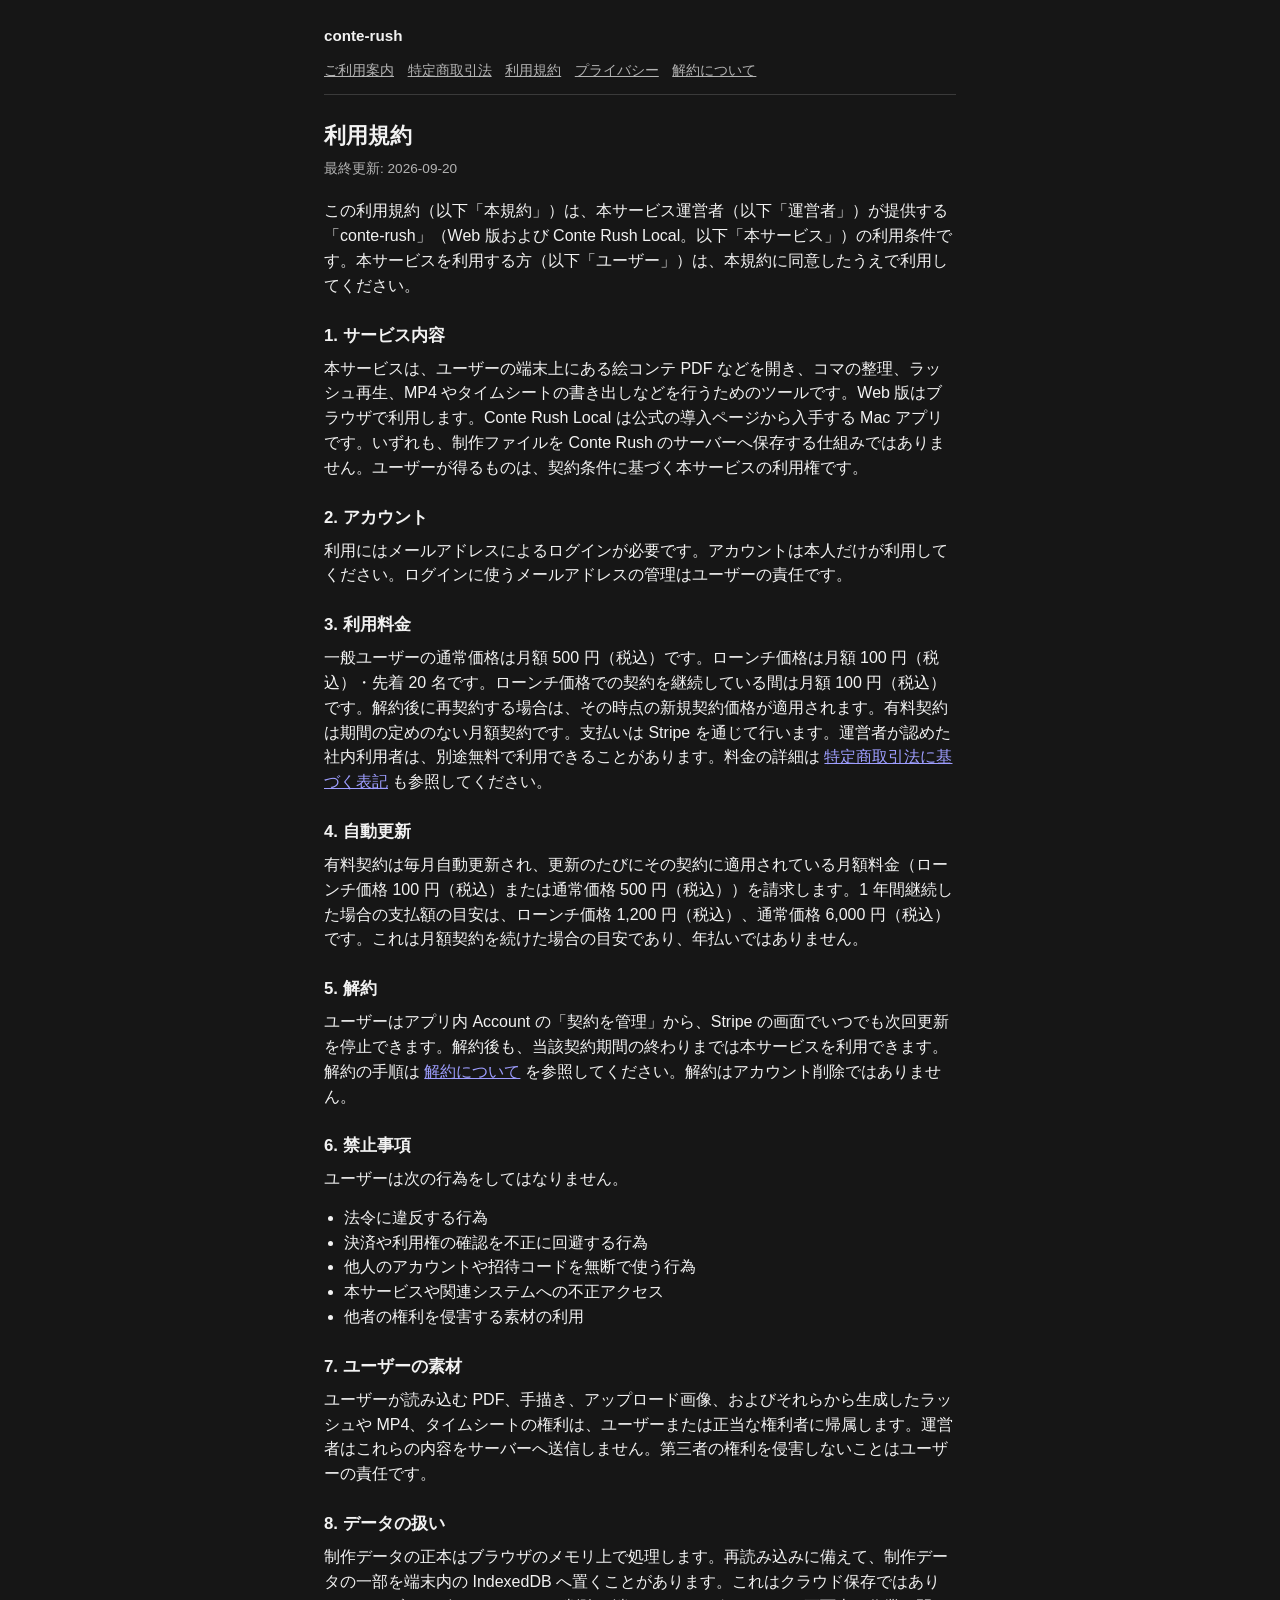
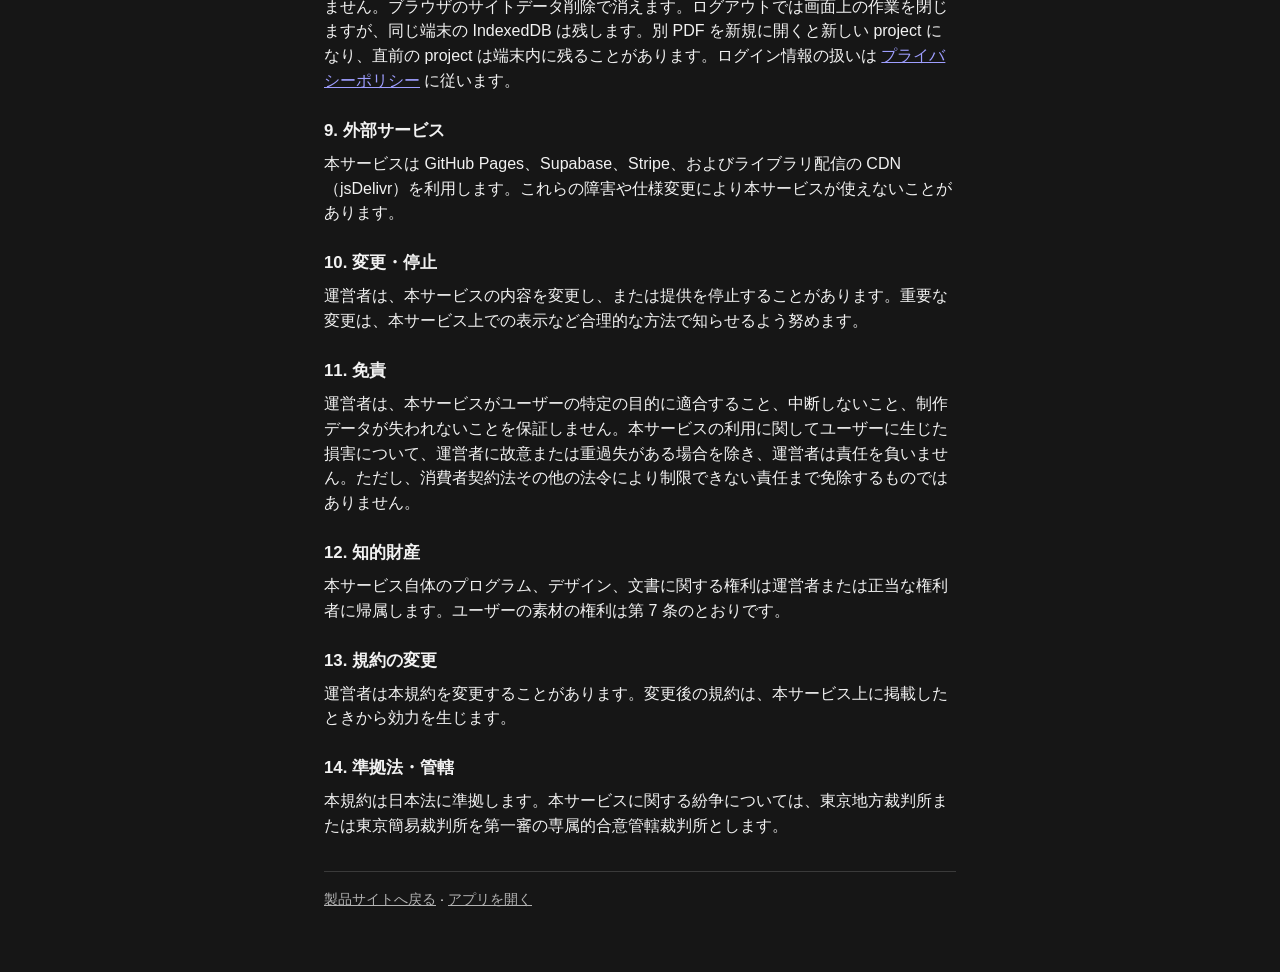
<file: legal/terms.html>
<!DOCTYPE html>
<html lang="ja">
  <head>
    <meta charset="UTF-8" />
    <meta name="viewport" content="width=device-width, initial-scale=1.0" />
    <title>利用規約 — conte-rush</title>
    <link rel="canonical" href="https://mook-hary.github.io/conte-rush-site/legal/terms.html" />
    <link rel="stylesheet" href="../css/legal.css" />
  </head>
  <body class="legal-page">
    <p class="legal-brand">conte-rush</p>
    <nav class="legal-nav" aria-label="法務文書">
      <a href="./index.html">ご利用案内</a>
      <a href="./tokusho.html">特定商取引法</a>
      <a href="./terms.html">利用規約</a>
      <a href="./privacy.html">プライバシー</a>
      <a href="./cancel.html">解約について</a>
    </nav>
    <h1>利用規約</h1>
    <p class="legal-updated">最終更新: 2026-09-20</p>
    <p>
      この利用規約（以下「本規約」）は、本サービス運営者（以下「運営者」）が提供する「conte-rush」（Web
      版および Conte Rush Local。以下「本サービス」）の利用条件です。本サービスを利用する方（以下「ユーザー」）は、本規約に同意したうえで利用してください。
    </p>

    <h2>1. サービス内容</h2>
    <p>
      本サービスは、ユーザーの端末上にある絵コンテ PDF などを開き、コマの整理、ラッシュ再生、MP4
      やタイムシートの書き出しなどを行うためのツールです。Web 版はブラウザで利用します。Conte Rush Local
      は公式の導入ページから入手する Mac アプリです。いずれも、制作ファイルを Conte Rush
      のサーバーへ保存する仕組みではありません。ユーザーが得るものは、契約条件に基づく本サービスの利用権です。
    </p>

    <h2>2. アカウント</h2>
    <p>
      利用にはメールアドレスによるログインが必要です。アカウントは本人だけが利用してください。ログインに使うメールアドレスの管理はユーザーの責任です。
    </p>

    <h2>3. 利用料金</h2>
    <p>
      一般ユーザーの通常価格は月額 500 円（税込）です。ローンチ価格は月額 100 円（税込）・先着 20 名です。ローンチ価格での契約を継続している間は月額 100 円（税込）です。解約後に再契約する場合は、その時点の新規契約価格が適用されます。有料契約は期間の定めのない月額契約です。支払いは
      Stripe を通じて行います。運営者が認めた社内利用者は、別途無料で利用できることがあります。料金の詳細は
      <a href="./tokusho.html">特定商取引法に基づく表記</a> も参照してください。
    </p>

    <h2>4. 自動更新</h2>
    <p>
      有料契約は毎月自動更新され、更新のたびにその契約に適用されている月額料金（ローンチ価格 100 円（税込）または通常価格 500 円（税込））を請求します。1 年間継続した場合の支払額の目安は、ローンチ価格 1,200 円（税込）、通常価格 6,000 円（税込）です。これは月額契約を続けた場合の目安であり、年払いではありません。
    </p>

    <h2>5. 解約</h2>
    <p>
      ユーザーはアプリ内 Account の「契約を管理」から、Stripe の画面でいつでも次回更新を停止できます。解約後も、当該契約期間の終わりまでは本サービスを利用できます。解約の手順は
      <a href="./cancel.html">解約について</a> を参照してください。解約はアカウント削除ではありません。
    </p>

    <h2>6. 禁止事項</h2>
    <p>ユーザーは次の行為をしてはなりません。</p>
    <ul>
      <li>法令に違反する行為</li>
      <li>決済や利用権の確認を不正に回避する行為</li>
      <li>他人のアカウントや招待コードを無断で使う行為</li>
      <li>本サービスや関連システムへの不正アクセス</li>
      <li>他者の権利を侵害する素材の利用</li>
    </ul>

    <h2>7. ユーザーの素材</h2>
    <p>
      ユーザーが読み込む PDF、手描き、アップロード画像、およびそれらから生成したラッシュや MP4、タイムシートの権利は、ユーザーまたは正当な権利者に帰属します。運営者はこれらの内容をサーバーへ送信しません。第三者の権利を侵害しないことはユーザーの責任です。
    </p>

    <h2>8. データの扱い</h2>
    <p>
      制作データの正本はブラウザのメモリ上で処理します。再読み込みに備えて、制作データの一部を端末内の IndexedDB へ置くことがあります。これはクラウド保存ではありません。ブラウザのサイトデータ削除で消えます。ログアウトでは画面上の作業を閉じますが、同じ端末の IndexedDB は残します。別 PDF を新規に開くと新しい project になり、直前の project は端末内に残ることがあります。ログイン情報の扱いは
      <a href="./privacy.html">プライバシーポリシー</a> に従います。
    </p>

    <h2>9. 外部サービス</h2>
    <p>
      本サービスは GitHub Pages、Supabase、Stripe、およびライブラリ配信の CDN（jsDelivr）を利用します。これらの障害や仕様変更により本サービスが使えないことがあります。
    </p>

    <h2>10. 変更・停止</h2>
    <p>
      運営者は、本サービスの内容を変更し、または提供を停止することがあります。重要な変更は、本サービス上での表示など合理的な方法で知らせるよう努めます。
    </p>

    <h2>11. 免責</h2>
    <p>
      運営者は、本サービスがユーザーの特定の目的に適合すること、中断しないこと、制作データが失われないことを保証しません。本サービスの利用に関してユーザーに生じた損害について、運営者に故意または重過失がある場合を除き、運営者は責任を負いません。ただし、消費者契約法その他の法令により制限できない責任まで免除するものではありません。
    </p>

    <h2>12. 知的財産</h2>
    <p>
      本サービス自体のプログラム、デザイン、文書に関する権利は運営者または正当な権利者に帰属します。ユーザーの素材の権利は第 7 条のとおりです。
    </p>

    <h2>13. 規約の変更</h2>
    <p>
      運営者は本規約を変更することがあります。変更後の規約は、本サービス上に掲載したときから効力を生じます。
    </p>

    <h2>14. 準拠法・管轄</h2>
    <p>
      本規約は日本法に準拠します。本サービスに関する紛争については、東京地方裁判所または東京簡易裁判所を第一審の専属的合意管轄裁判所とします。
    </p>

    <p class="legal-back">
      <a href="../index.html">製品サイトへ戻る</a>
      ·
      <a href="https://mook-hary.github.io/conte-rush/">アプリを開く</a>
    </p>
  </body>
</html>
</file>
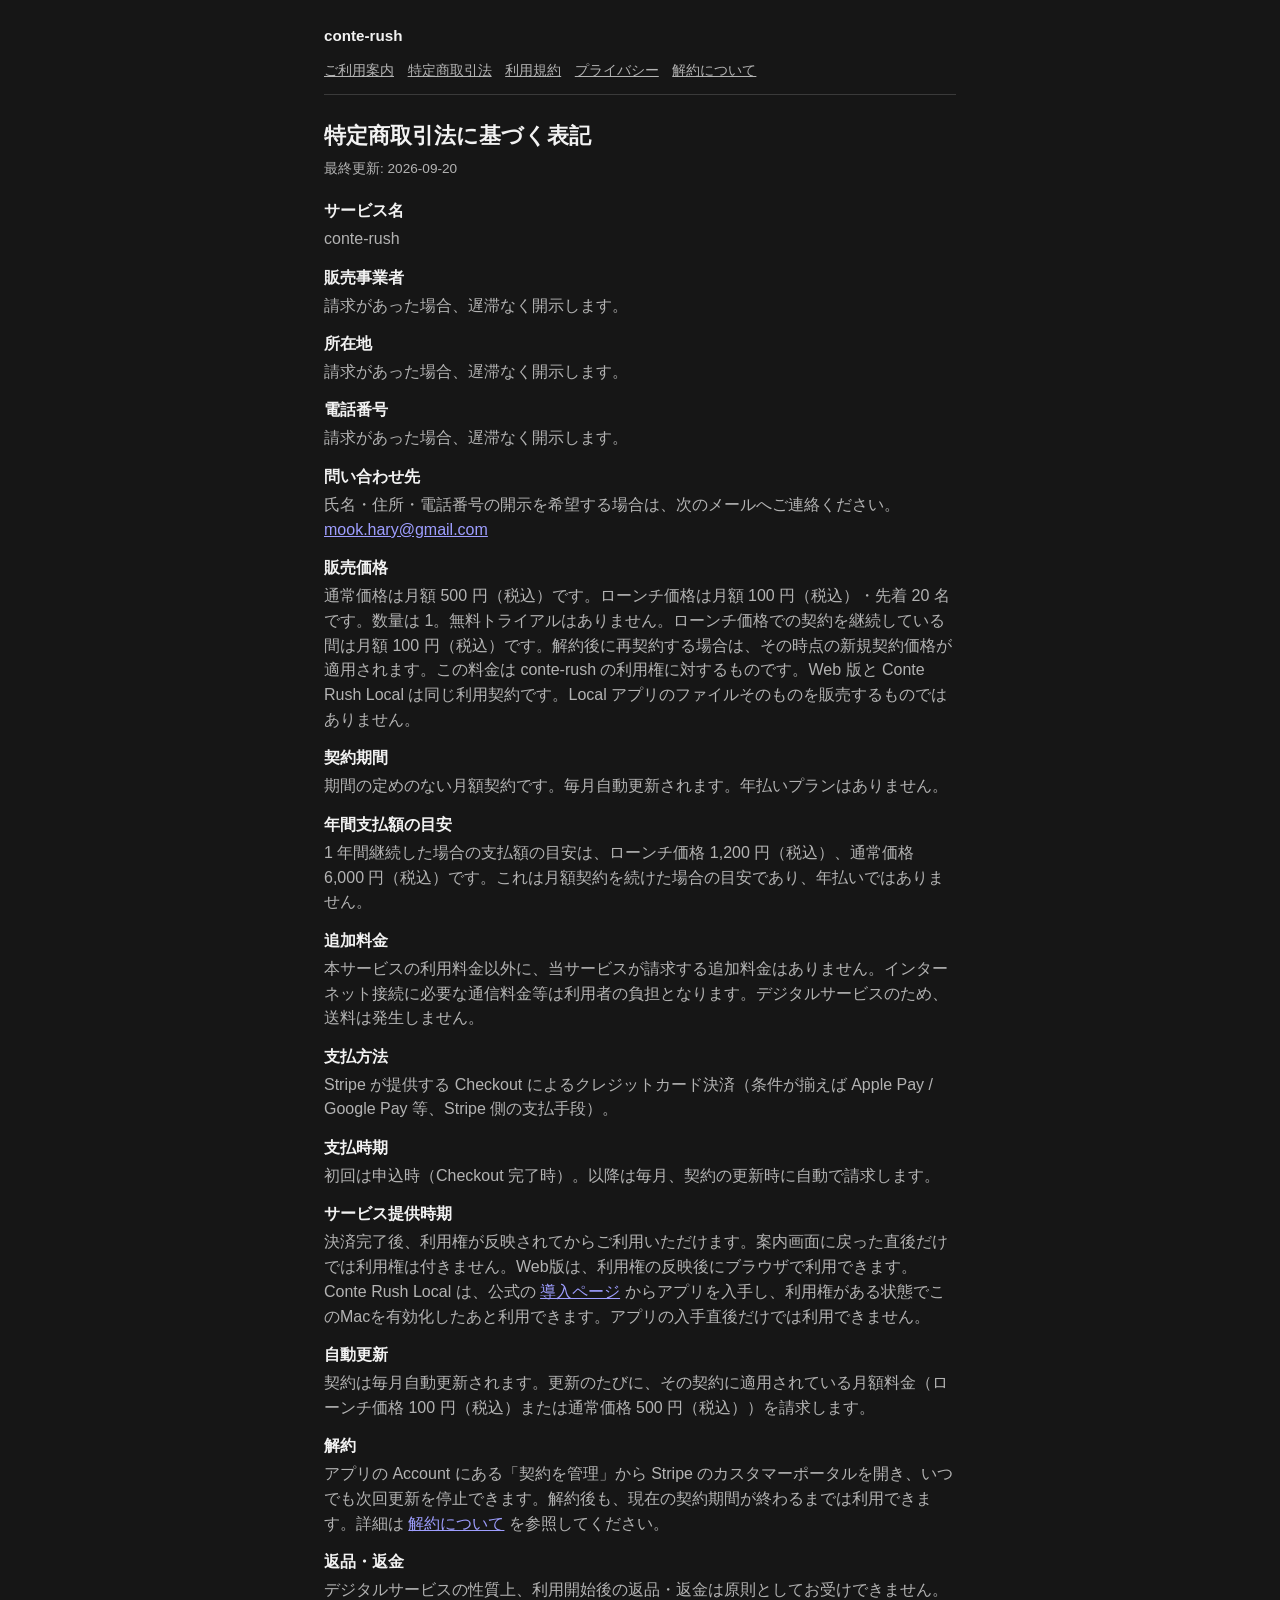
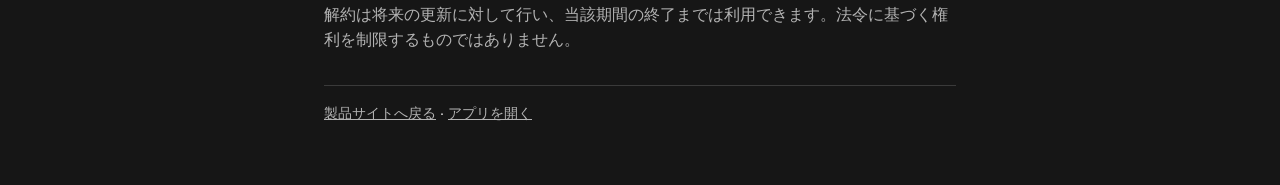
<file: legal/tokusho.html>
<!DOCTYPE html>
<html lang="ja">
  <head>
    <meta charset="UTF-8" />
    <meta name="viewport" content="width=device-width, initial-scale=1.0" />
    <title>特定商取引法に基づく表記 — conte-rush</title>
    <link rel="canonical" href="https://mook-hary.github.io/conte-rush-site/legal/tokusho.html" />
    <link rel="stylesheet" href="../css/legal.css" />
  </head>
  <body class="legal-page">
    <p class="legal-brand">conte-rush</p>
    <nav class="legal-nav" aria-label="法務文書">
      <a href="./index.html">ご利用案内</a>
      <a href="./tokusho.html">特定商取引法</a>
      <a href="./terms.html">利用規約</a>
      <a href="./privacy.html">プライバシー</a>
      <a href="./cancel.html">解約について</a>
    </nav>
    <h1>特定商取引法に基づく表記</h1>
    <p class="legal-updated">最終更新: 2026-09-20</p>
    <dl>
      <dt>サービス名</dt>
      <dd>conte-rush</dd>
      <dt>販売事業者</dt>
      <dd>請求があった場合、遅滞なく開示します。</dd>
      <dt>所在地</dt>
      <dd>請求があった場合、遅滞なく開示します。</dd>
      <dt>電話番号</dt>
      <dd>請求があった場合、遅滞なく開示します。</dd>
      <dt>問い合わせ先</dt>
      <dd>
        氏名・住所・電話番号の開示を希望する場合は、次のメールへご連絡ください。
        <a href="mailto:mook.hary@gmail.com">mook.hary@gmail.com</a>
      </dd>
      <dt>販売価格</dt>
      <dd>
        通常価格は月額 500 円（税込）です。ローンチ価格は月額 100 円（税込）・先着 20 名です。数量は
        1。無料トライアルはありません。ローンチ価格での契約を継続している間は月額 100
        円（税込）です。解約後に再契約する場合は、その時点の新規契約価格が適用されます。この料金は conte-rush
        の利用権に対するものです。Web 版と Conte Rush Local は同じ利用契約です。Local アプリのファイルそのものを販売するものではありません。
      </dd>
      <dt>契約期間</dt>
      <dd>期間の定めのない月額契約です。毎月自動更新されます。年払いプランはありません。</dd>
      <dt>年間支払額の目安</dt>
      <dd>
        1 年間継続した場合の支払額の目安は、ローンチ価格 1,200 円（税込）、通常価格 6,000 円（税込）です。これは月額契約を続けた場合の目安であり、年払いではありません。
      </dd>
      <dt>追加料金</dt>
      <dd>
        本サービスの利用料金以外に、当サービスが請求する追加料金はありません。インターネット接続に必要な通信料金等は利用者の負担となります。デジタルサービスのため、送料は発生しません。
      </dd>
      <dt>支払方法</dt>
      <dd>
        Stripe が提供する Checkout によるクレジットカード決済（条件が揃えば Apple Pay / Google Pay
        等、Stripe 側の支払手段）。
      </dd>
      <dt>支払時期</dt>
      <dd>初回は申込時（Checkout 完了時）。以降は毎月、契約の更新時に自動で請求します。</dd>
      <dt>サービス提供時期</dt>
      <dd>
        決済完了後、利用権が反映されてからご利用いただけます。案内画面に戻った直後だけでは利用権は付きません。Web版は、利用権の反映後にブラウザで利用できます。Conte
        Rush Local は、公式の
        <a href="https://mook-hary.github.io/conte-rush/download/">導入ページ</a>
        からアプリを入手し、利用権がある状態でこのMacを有効化したあと利用できます。アプリの入手直後だけでは利用できません。
      </dd>
      <dt>自動更新</dt>
      <dd>
        契約は毎月自動更新されます。更新のたびに、その契約に適用されている月額料金（ローンチ価格 100 円（税込）または通常価格
        500 円（税込））を請求します。
      </dd>
      <dt>解約</dt>
      <dd>
        アプリの Account にある「契約を管理」から Stripe のカスタマーポータルを開き、いつでも次回更新を停止できます。解約後も、現在の契約期間が終わるまでは利用できます。詳細は
        <a href="./cancel.html">解約について</a> を参照してください。
      </dd>
      <dt>返品・返金</dt>
      <dd>
        デジタルサービスの性質上、利用開始後の返品・返金は原則としてお受けできません。解約は将来の更新に対して行い、当該期間の終了までは利用できます。法令に基づく権利を制限するものではありません。
      </dd>
    </dl>
    <p class="legal-back">
      <a href="../index.html">製品サイトへ戻る</a>
      ·
      <a href="https://mook-hary.github.io/conte-rush/">アプリを開く</a>
    </p>
  </body>
</html>
</file>
<file: css/site.css>
:root {
  color-scheme: dark;
  --bg: #141414;
  --panel: #1e1e1e;
  --text: #f3f3f3;
  --muted: #b0b0b0;
  --border: #3a3a3a;
  --accent: #d8d8d8;
}

* {
  box-sizing: border-box;
}

html,
body {
  margin: 0;
}

body {
  min-height: 100%;
  background: var(--bg);
  color: var(--text);
  font-family: "Hiragino Sans", "Hiragino Kaku Gothic ProN", "Noto Sans JP",
    sans-serif;
  line-height: 1.6;
}

a {
  color: var(--accent);
}

a:focus {
  outline: 2px solid var(--text);
  outline-offset: 2px;
}

.wrap {
  width: min(68rem, calc(100% - 2rem));
  margin: 0 auto;
}

.site-header,
.site-footer {
  border-bottom: 1px solid var(--border);
}

.site-footer {
  border-bottom: 0;
  border-top: 1px solid var(--border);
}

.site-header .wrap,
.site-footer .wrap {
  display: flex;
  flex-wrap: wrap;
  align-items: center;
  justify-content: space-between;
  gap: 0.75rem 1.25rem;
  padding: 0.9rem 0;
}

.brand {
  margin: 0;
  font-size: 1rem;
  font-weight: 700;
  letter-spacing: 0.02em;
  color: inherit;
  text-decoration: none;
}

.nav {
  display: flex;
  flex-wrap: wrap;
  gap: 0.45rem 1rem;
  font-size: 0.9rem;
}

.nav a {
  color: var(--muted);
  text-decoration: none;
}

.nav a:hover,
.nav a[aria-current="page"] {
  color: var(--text);
}

.page-main {
  padding: 2.4rem 0 3rem;
}

.page-main h1 {
  margin: 0 0 0.85rem;
  font-size: clamp(1.35rem, 3.6vw, 2rem);
  line-height: 1.3;
}

.page-main .lede {
  max-width: 40rem;
  margin: 0 0 1.4rem;
  color: var(--muted);
}

.button {
  display: inline-block;
  padding: 0.55rem 0.95rem;
  border: 1px solid var(--text);
  background: var(--text);
  color: #141414;
  text-decoration: none;
  font-weight: 700;
  font-size: 0.92rem;
}

.button-ghost {
  background: transparent;
  color: var(--text);
}

.button-compact {
  padding: 0.35rem 0.7rem;
  font-size: 0.82rem;
}

.hero {
  padding: 3.2rem 0 2.4rem;
}

.hero h1 {
  margin: 0 0 0.85rem;
  font-size: clamp(1.45rem, 4.2vw, 2.35rem);
  letter-spacing: 0.01em;
  line-height: 1.25;
}

.hero-price {
  margin: 0 0 1.15rem;
  font-size: 1.35rem;
  font-weight: 700;
}

.hero-copy,
.section p {
  color: var(--muted);
}

.hero-copy {
  max-width: 40rem;
  margin: 0 0 1.4rem;
}

.hero-actions {
  display: flex;
  flex-wrap: wrap;
  gap: 0.7rem;
}

.product-visual {
  padding: 0 0 2.4rem;
}

.product-visual .wrap {
  width: min(48rem, calc(100% - 2rem));
}

.product-figure {
  margin: 0;
}

.product-figure img {
  display: block;
  width: 100%;
  max-width: 100%;
  height: auto;
  border: 1px solid var(--border);
  background: var(--panel);
}

.product-note {
  margin: 0.55rem 0 0;
  color: var(--muted);
  font-size: 0.78rem;
  font-weight: 400;
}

.section {
  padding: 2.2rem 0;
  border-top: 1px solid var(--border);
}

.section h2 {
  margin: 0 0 0.85rem;
  font-size: 1.2rem;
}

.flow {
  display: grid;
  grid-template-columns: repeat(7, minmax(0, 1fr));
  gap: 0.55rem;
  margin: 1.1rem 0 0;
  padding: 0;
  list-style: none;
}

.flow li {
  background: var(--panel);
  border: 1px solid var(--border);
  padding: 0.75rem 0.7rem;
  font-size: 0.88rem;
}

.flow strong {
  display: block;
  margin-bottom: 0.2rem;
  color: var(--text);
}

.features {
  display: grid;
  grid-template-columns: repeat(2, minmax(0, 1fr));
  gap: 0.75rem;
  margin: 1rem 0 0;
  padding: 0;
  list-style: none;
}

.features li {
  background: var(--panel);
  border: 1px solid var(--border);
  padding: 0.85rem 0.9rem;
}

.features strong {
  display: block;
  margin-bottom: 0.25rem;
}

.preview {
  margin-top: 1rem;
  background: var(--panel);
  border: 1px solid var(--border);
  min-height: 14rem;
  padding: 0.85rem;
}

.preview-bar {
  display: flex;
  justify-content: space-between;
  gap: 0.5rem;
  margin-bottom: 0.7rem;
  color: var(--muted);
  font-size: 0.8rem;
}

.preview-body {
  display: grid;
  grid-template-columns: 2fr 1fr;
  min-height: 10.5rem;
  border: 1px dashed var(--border);
}

.preview-page,
.preview-side {
  padding: 0.75rem;
  color: var(--muted);
  font-size: 0.82rem;
}

.preview-page {
  border-right: 1px dashed var(--border);
}

.preview-note {
  margin: 0.7rem 0 0;
  font-size: 0.82rem;
}

.price-card {
  max-width: 26rem;
  background: var(--panel);
  border: 1px solid var(--border);
  padding: 1.1rem 1.15rem;
}

.price-card .amount {
  margin: 0 0 0.35rem;
  font-size: 1.7rem;
  font-weight: 700;
}

.price-card ul {
  margin: 0.7rem 0 0;
  padding-left: 1.15rem;
  color: var(--muted);
}

.site-footer {
  font-size: 0.88rem;
}

.site-footer p {
  margin: 0;
  color: var(--muted);
}

@media (max-width: 1100px) {
  .flow {
    grid-template-columns: repeat(2, minmax(0, 1fr));
  }
}

@media (max-width: 800px) {
  .flow,
  .features,
  .preview-body {
    grid-template-columns: 1fr;
  }

  .hero {
    padding-top: 2.2rem;
  }

  .site-header .nav .button-compact {
    width: 100%;
    text-align: center;
  }
}
</file>
<file: css/legal.css>
:root {
  color-scheme: dark;
  --bg: #161616;
  --panel: #202020;
  --text: #f2f2f2;
  --muted: #b3b3b3;
  --border: #3a3a3a;
}

* {
  box-sizing: border-box;
}

html,
body {
  margin: 0;
}

body {
  min-height: 100%;
  background: var(--bg);
  color: var(--text);
  font-family: sans-serif;
  line-height: 1.55;
}

.legal-page {
  max-width: 42rem;
  margin: 0 auto;
  padding: 1.5rem 1.25rem 3rem;
  overflow-wrap: anywhere;
}

.legal-nav a:focus,
.legal-back a:focus,
.legal-page a:focus {
  outline: 2px solid var(--text);
  outline-offset: 2px;
}

.legal-brand {
  margin: 0 0 0.75rem;
  font-size: 0.95rem;
  font-weight: 700;
}

.legal-nav {
  display: flex;
  flex-wrap: wrap;
  gap: 0.35rem 0.85rem;
  margin: 0 0 1.5rem;
  padding-bottom: 0.85rem;
  border-bottom: 1px solid var(--border);
  font-size: 0.85rem;
}

.legal-nav a,
.legal-back a {
  color: var(--muted);
}

h1 {
  margin: 0 0 0.35rem;
  font-size: 1.35rem;
}

.legal-updated {
  margin: 0 0 1.25rem;
  color: var(--muted);
  font-size: 0.85rem;
}

h2 {
  margin: 1.5rem 0 0.5rem;
  font-size: 1.05rem;
}

p,
ul,
ol {
  margin: 0 0 0.85rem;
}

ul,
ol {
  padding-left: 1.25rem;
}

dt {
  margin-top: 0.85rem;
  font-weight: 700;
}

dd {
  margin: 0.2rem 0 0;
  color: var(--muted);
}

.legal-back {
  margin-top: 2rem;
  padding-top: 1rem;
  border-top: 1px solid var(--border);
  font-size: 0.9rem;
}
</file>
